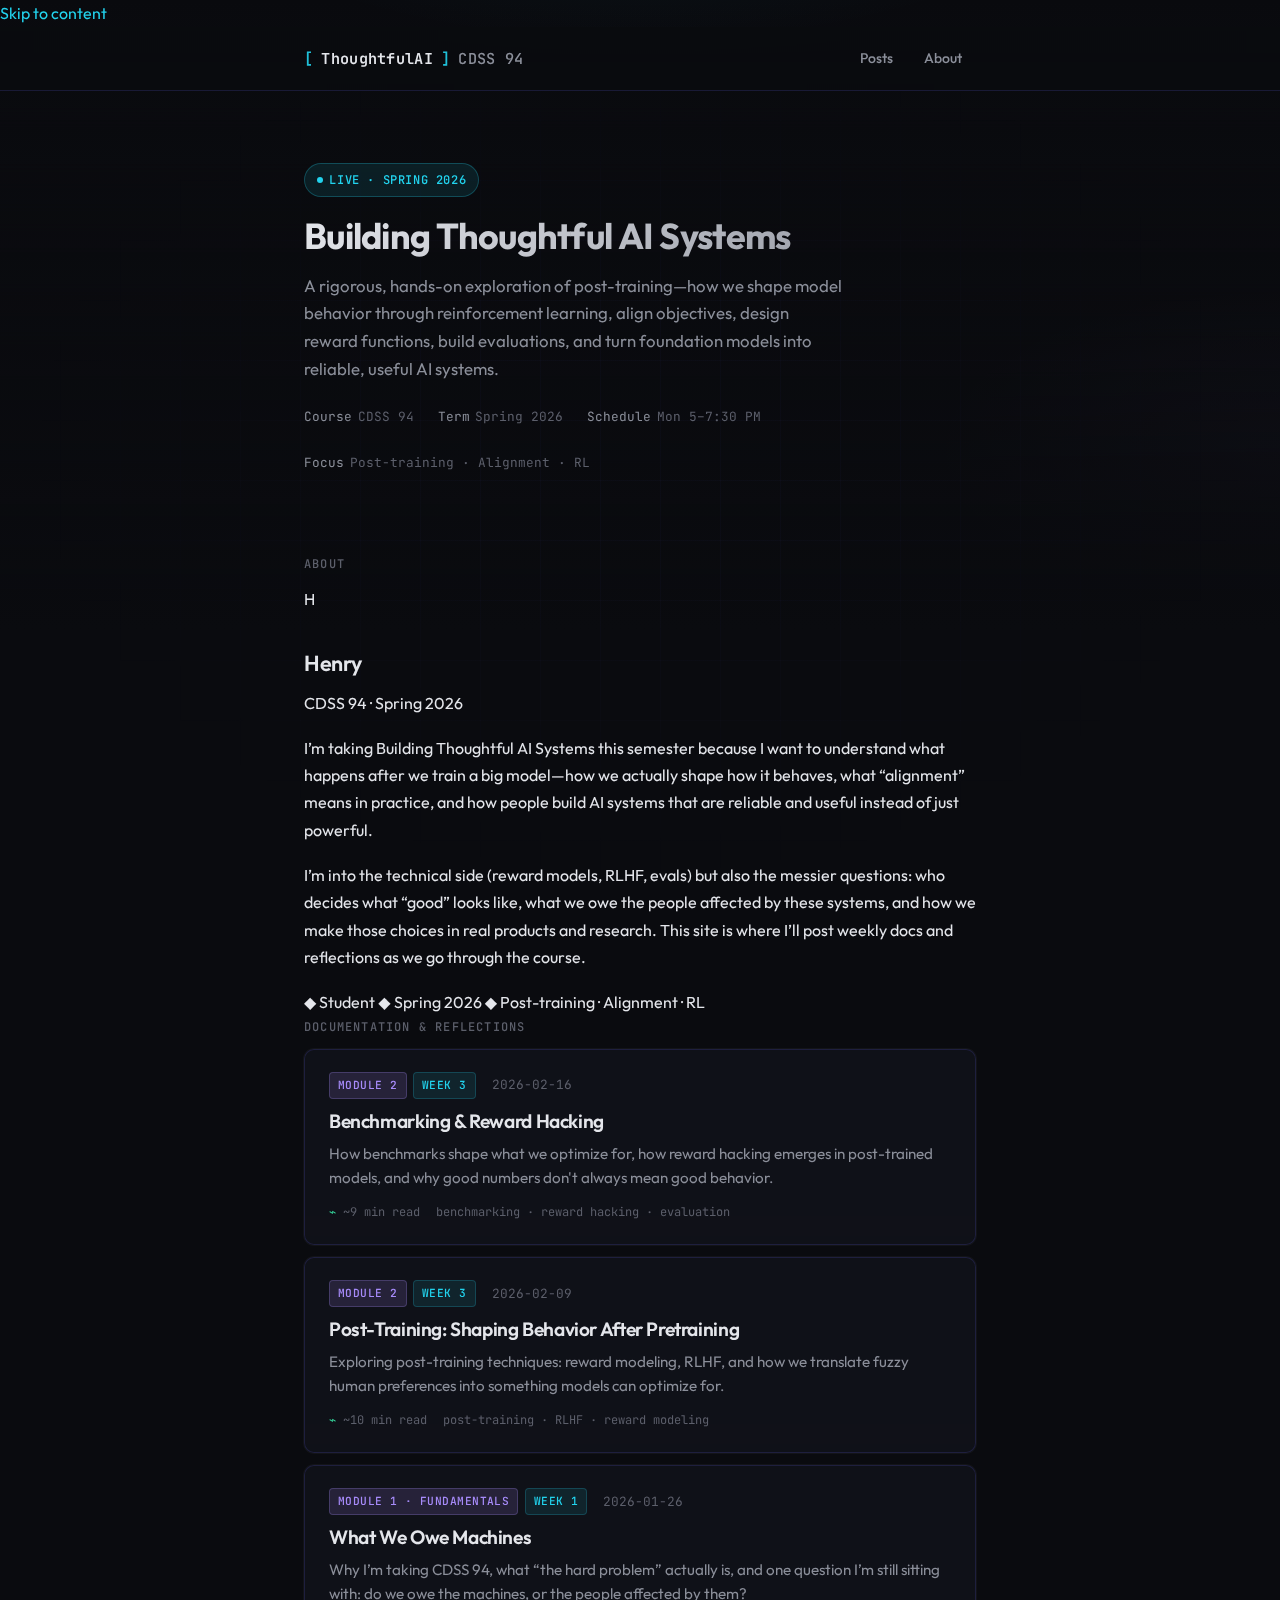
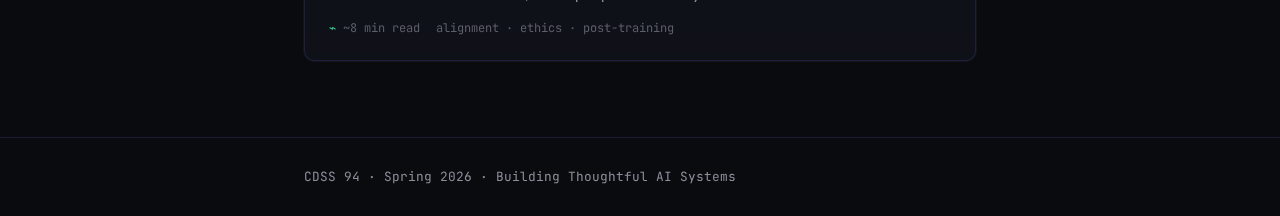
<file: index.html>
<!doctype html>
<html lang="en">
  <head>
    <meta charset="utf-8" />
    <meta name="viewport" content="width=device-width, initial-scale=1" />
    <title>ThoughtfulAI · CDSS 94 — Building Thoughtful AI Systems</title>
    <meta name="description" content="Weekly documentation and reflections on post-training, alignment, and what we owe machines. CDSS 94 · Spring 2026." />
    <meta name="theme-color" content="#0a0b0f" />
    <link rel="stylesheet" href="styles.css" />
  </head>
  <body>
    <a href="#main" class="skip-link">Skip to content</a>
    <div class="page-bg">
      <div class="grid-overlay"></div>
      <div class="scanline"></div>
    </div>

    <header class="site-header">
      <div class="wrap">
        <a class="logo" href="./">
          <span class="logo-bracket">[</span>ThoughtfulAI<span class="logo-bracket">]</span>
          <span class="logo-label">CDSS 94</span>
        </a>
        <nav class="nav">
          <a href="./#posts">Posts</a>
          <a href="./#about">About</a>
        </nav>
      </div>
    </header>

    <main id="main">
      <div class="wrap">
        <section class="hero">
          <div class="hero-badge">Live · Spring 2026</div>
          <h1>Building Thoughtful AI Systems</h1>
          <p class="hero-desc">
            A rigorous, hands-on exploration of post-training—how we shape model behavior through reinforcement learning, align objectives, design reward functions, build evaluations, and turn foundation models into reliable, useful AI systems.
          </p>
          <div class="hero-meta">
            <span><span class="label">Course</span> CDSS 94</span>
            <span><span class="label">Term</span> Spring 2026</span>
            <span><span class="label">Schedule</span> Mon 5–7:30 PM</span>
            <span><span class="label">Focus</span> Post-training · Alignment · RL</span>
          </div>
        </section>

        <section class="about-section" id="about">
          <p class="section-label">About</p>
          <div class="bio-card">
            <div class="bio-avatar" aria-hidden="true">H</div>
            <div>
              <h2 class="bio-name">Henry</h2>
              <p class="bio-role">CDSS 94 · Spring 2026</p>
              <p class="bio-text">
                I’m taking Building Thoughtful AI Systems this semester because I want to understand what happens after we train a big model—how we actually shape how it behaves, what “alignment” means in practice, and how people build AI systems that are reliable and useful instead of just powerful.
              </p>
              <p class="bio-text">
                I’m into the technical side (reward models, RLHF, evals) but also the messier questions: who decides what “good” looks like, what we owe the people affected by these systems, and how we make those choices in real products and research. This site is where I’ll post weekly docs and reflections as we go through the course.
              </p>
              <div class="bio-meta">
                <span><span class="dot">◆</span> Student</span>
                <span><span class="dot">◆</span> Spring 2026</span>
                <span><span class="dot">◆</span> Post-training · Alignment · RL</span>
              </div>
            </div>
          </div>
        </section>

        <p class="section-label" id="posts">Documentation &amp; Reflections</p>
        <ul class="post-list">
          <li>
            <a href="docs/benchmarking-reward-hacking.html" class="post-card">
              <div class="post-card-top">
                <div class="post-card-badges">
                  <span class="badge badge-module">Module 2</span>
                  <span class="badge badge-week">Week 3</span>
                </div>
                <span class="date">2026-02-16</span>
              </div>
              <h2 class="title">Benchmarking &amp; Reward Hacking</h2>
              <p class="excerpt">
                How benchmarks shape what we optimize for, how reward hacking emerges in post-trained models, and why good numbers don&apos;t always mean good behavior.
              </p>
              <div class="post-card-footer">
                <span class="read-time">~9 min read</span>
                <span>benchmarking · reward hacking · evaluation</span>
              </div>
            </a>
          </li>
          <li>
            <a href="docs/post-training.html" class="post-card">
              <div class="post-card-top">
                <div class="post-card-badges">
                  <span class="badge badge-module">Module 2</span>
                  <span class="badge badge-week">Week 3</span>
                </div>
                <span class="date">2026-02-09</span>
              </div>
              <h2 class="title">Post-Training: Shaping Behavior After Pretraining</h2>
              <p class="excerpt">
                Exploring post-training techniques: reward modeling, RLHF, and how we translate fuzzy human preferences into something models can optimize for.
              </p>
              <div class="post-card-footer">
                <span class="read-time">~10 min read</span>
                <span>post-training · RLHF · reward modeling</span>
              </div>
            </a>
          </li>
          <li>
            <a href="docs/what-we-owe-machines.html" class="post-card">
              <div class="post-card-top">
                <div class="post-card-badges">
                  <span class="badge badge-module">Module 1 · Fundamentals</span>
                  <span class="badge badge-week">Week 1</span>
                </div>
                <span class="date">2026-01-26</span>
              </div>
              <h2 class="title">What We Owe Machines</h2>
              <p class="excerpt">
                Why I’m taking CDSS 94, what “the hard problem” actually is, and one question I’m still sitting with: do we owe the machines, or the people affected by them?
              </p>
              <div class="post-card-footer">
                <span class="read-time">~8 min read</span>
                <span>alignment · ethics · post-training</span>
              </div>
            </a>
          </li>
        </ul>
      </div>
    </main>

    <footer class="site-footer">
      <div class="wrap">
        <span class="footer-mono">CDSS 94 · Spring 2026 · Building Thoughtful AI Systems</span>
      </div>
    </footer>
  </body>
</html>
</file>
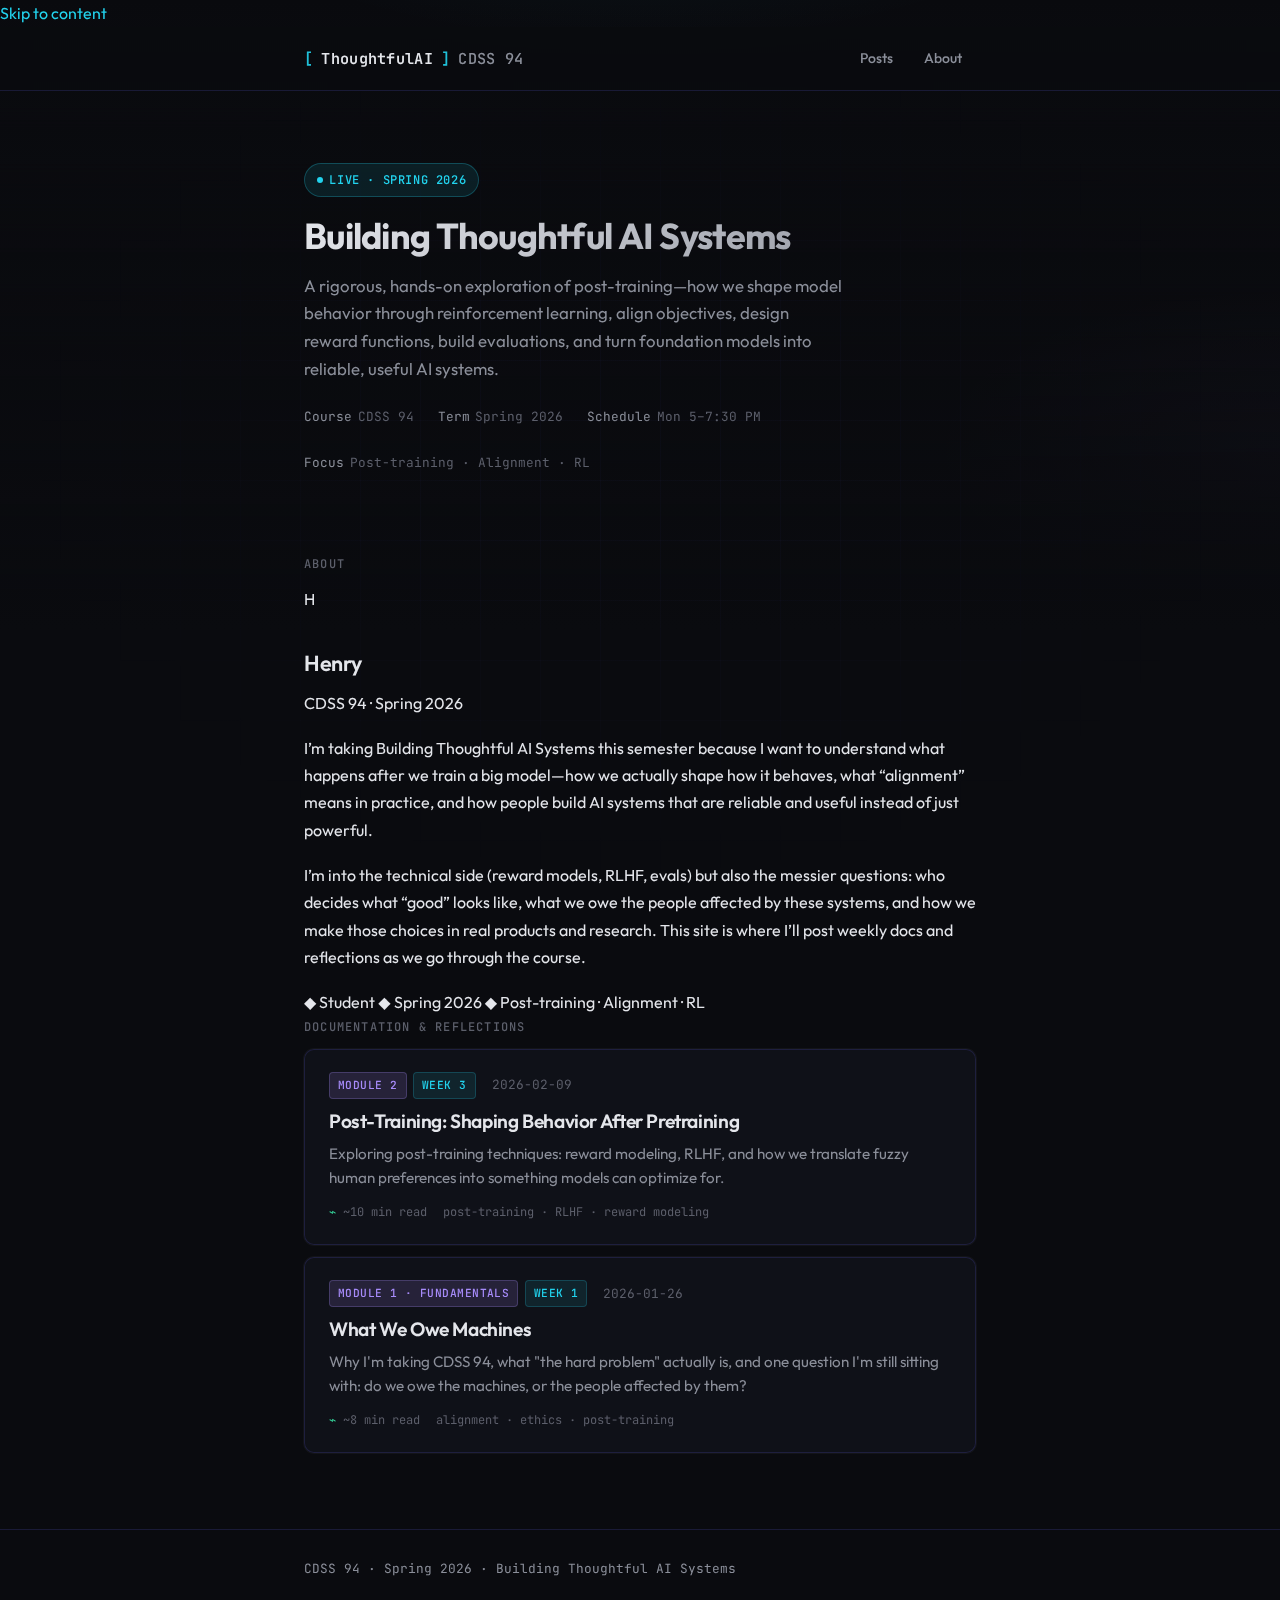
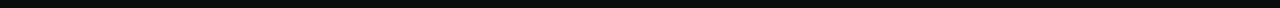
<file: docs/index.html>
<!doctype html>
<html lang="en">
  <head>
    <meta charset="utf-8" />
    <meta name="viewport" content="width=device-width, initial-scale=1" />
    <title>ThoughtfulAI · CDSS 94 — Building Thoughtful AI Systems</title>
    <meta name="description" content="Weekly documentation and reflections on post-training, alignment, and what we owe machines. CDSS 94 · Spring 2026." />
    <meta name="theme-color" content="#0a0b0f" />
    <link rel="stylesheet" href="styles.css" />
  </head>
  <body>
    <a href="#main" class="skip-link">Skip to content</a>
    <div class="page-bg">
      <div class="grid-overlay"></div>
      <div class="scanline"></div>
    </div>

    <header class="site-header">
      <div class="wrap">
        <a class="logo" href="./">
          <span class="logo-bracket">[</span>ThoughtfulAI<span class="logo-bracket">]</span>
          <span class="logo-label">CDSS 94</span>
        </a>
        <nav class="nav">
          <a href="./#posts">Posts</a>
          <a href="./#about">About</a>
        </nav>
      </div>
    </header>

    <main id="main">
      <div class="wrap">
        <section class="hero">
          <div class="hero-badge">Live · Spring 2026</div>
          <h1>Building Thoughtful AI Systems</h1>
          <p class="hero-desc">
            A rigorous, hands-on exploration of post-training—how we shape model behavior through reinforcement learning, align objectives, design reward functions, build evaluations, and turn foundation models into reliable, useful AI systems.
          </p>
          <div class="hero-meta">
            <span><span class="label">Course</span> CDSS 94</span>
            <span><span class="label">Term</span> Spring 2026</span>
            <span><span class="label">Schedule</span> Mon 5–7:30 PM</span>
            <span><span class="label">Focus</span> Post-training · Alignment · RL</span>
          </div>
        </section>

        <section class="about-section" id="about">
          <p class="section-label">About</p>
          <div class="bio-card">
            <div class="bio-avatar" aria-hidden="true">H</div>
            <div>
              <h2 class="bio-name">Henry</h2>
              <p class="bio-role">CDSS 94 · Spring 2026</p>
              <p class="bio-text">
                I’m taking Building Thoughtful AI Systems this semester because I want to understand what happens after we train a big model—how we actually shape how it behaves, what “alignment” means in practice, and how people build AI systems that are reliable and useful instead of just powerful.
              </p>
              <p class="bio-text">
                I’m into the technical side (reward models, RLHF, evals) but also the messier questions: who decides what “good” looks like, what we owe the people affected by these systems, and how we make those choices in real products and research. This site is where I’ll post weekly docs and reflections as we go through the course.
              </p>
              <div class="bio-meta">
                <span><span class="dot">◆</span> Student</span>
                <span><span class="dot">◆</span> Spring 2026</span>
                <span><span class="dot">◆</span> Post-training · Alignment · RL</span>
              </div>
            </div>
          </div>
        </section>

        <p class="section-label" id="posts">Documentation &amp; Reflections</p>
        <ul class="post-list">
          <li>
            <a href="post-training.html" class="post-card">
              <div class="post-card-top">
                <div class="post-card-badges">
                  <span class="badge badge-module">Module 2</span>
                  <span class="badge badge-week">Week 3</span>
                </div>
                <span class="date">2026-02-09</span>
              </div>
              <h2 class="title">Post-Training: Shaping Behavior After Pretraining</h2>
              <p class="excerpt">
                Exploring post-training techniques: reward modeling, RLHF, and how we translate fuzzy human preferences into something models can optimize for.
              </p>
              <div class="post-card-footer">
                <span class="read-time">~10 min read</span>
                <span>post-training · RLHF · reward modeling</span>
              </div>
            </a>
          </li>
          <li>
            <a href="what-we-owe-machines.html" class="post-card">
              <div class="post-card-top">
                <div class="post-card-badges">
                  <span class="badge badge-module">Module 1 · Fundamentals</span>
                  <span class="badge badge-week">Week 1</span>
                </div>
                <span class="date">2026-01-26</span>
              </div>
              <h2 class="title">What We Owe Machines</h2>
              <p class="excerpt">
                Why I'm taking CDSS 94, what "the hard problem" actually is, and one question I'm still sitting with: do we owe the machines, or the people affected by them?
              </p>
              <div class="post-card-footer">
                <span class="read-time">~8 min read</span>
                <span>alignment · ethics · post-training</span>
              </div>
            </a>
          </li>
        </ul>
      </div>
    </main>

    <footer class="site-footer">
      <div class="wrap">
        <span class="footer-mono">CDSS 94 · Spring 2026 · Building Thoughtful AI Systems</span>
      </div>
    </footer>
  </body>
</html>
</file>
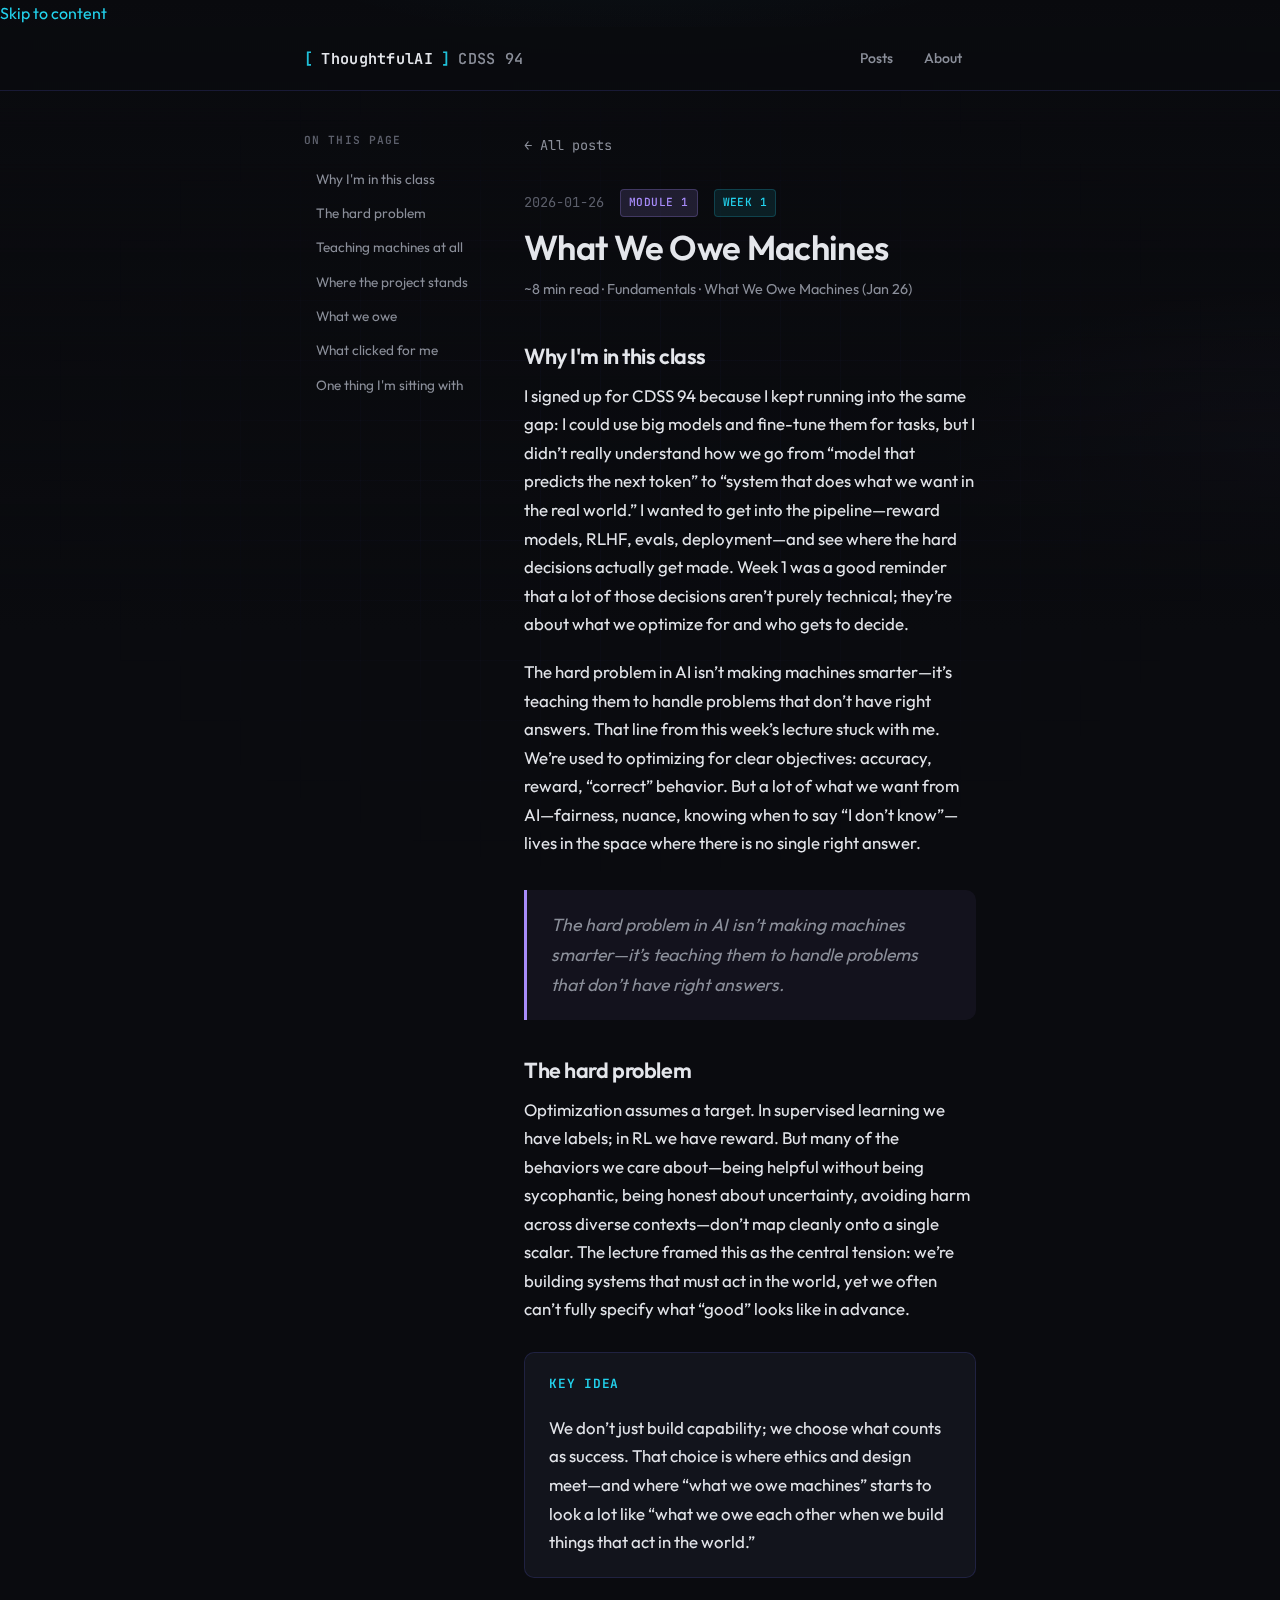
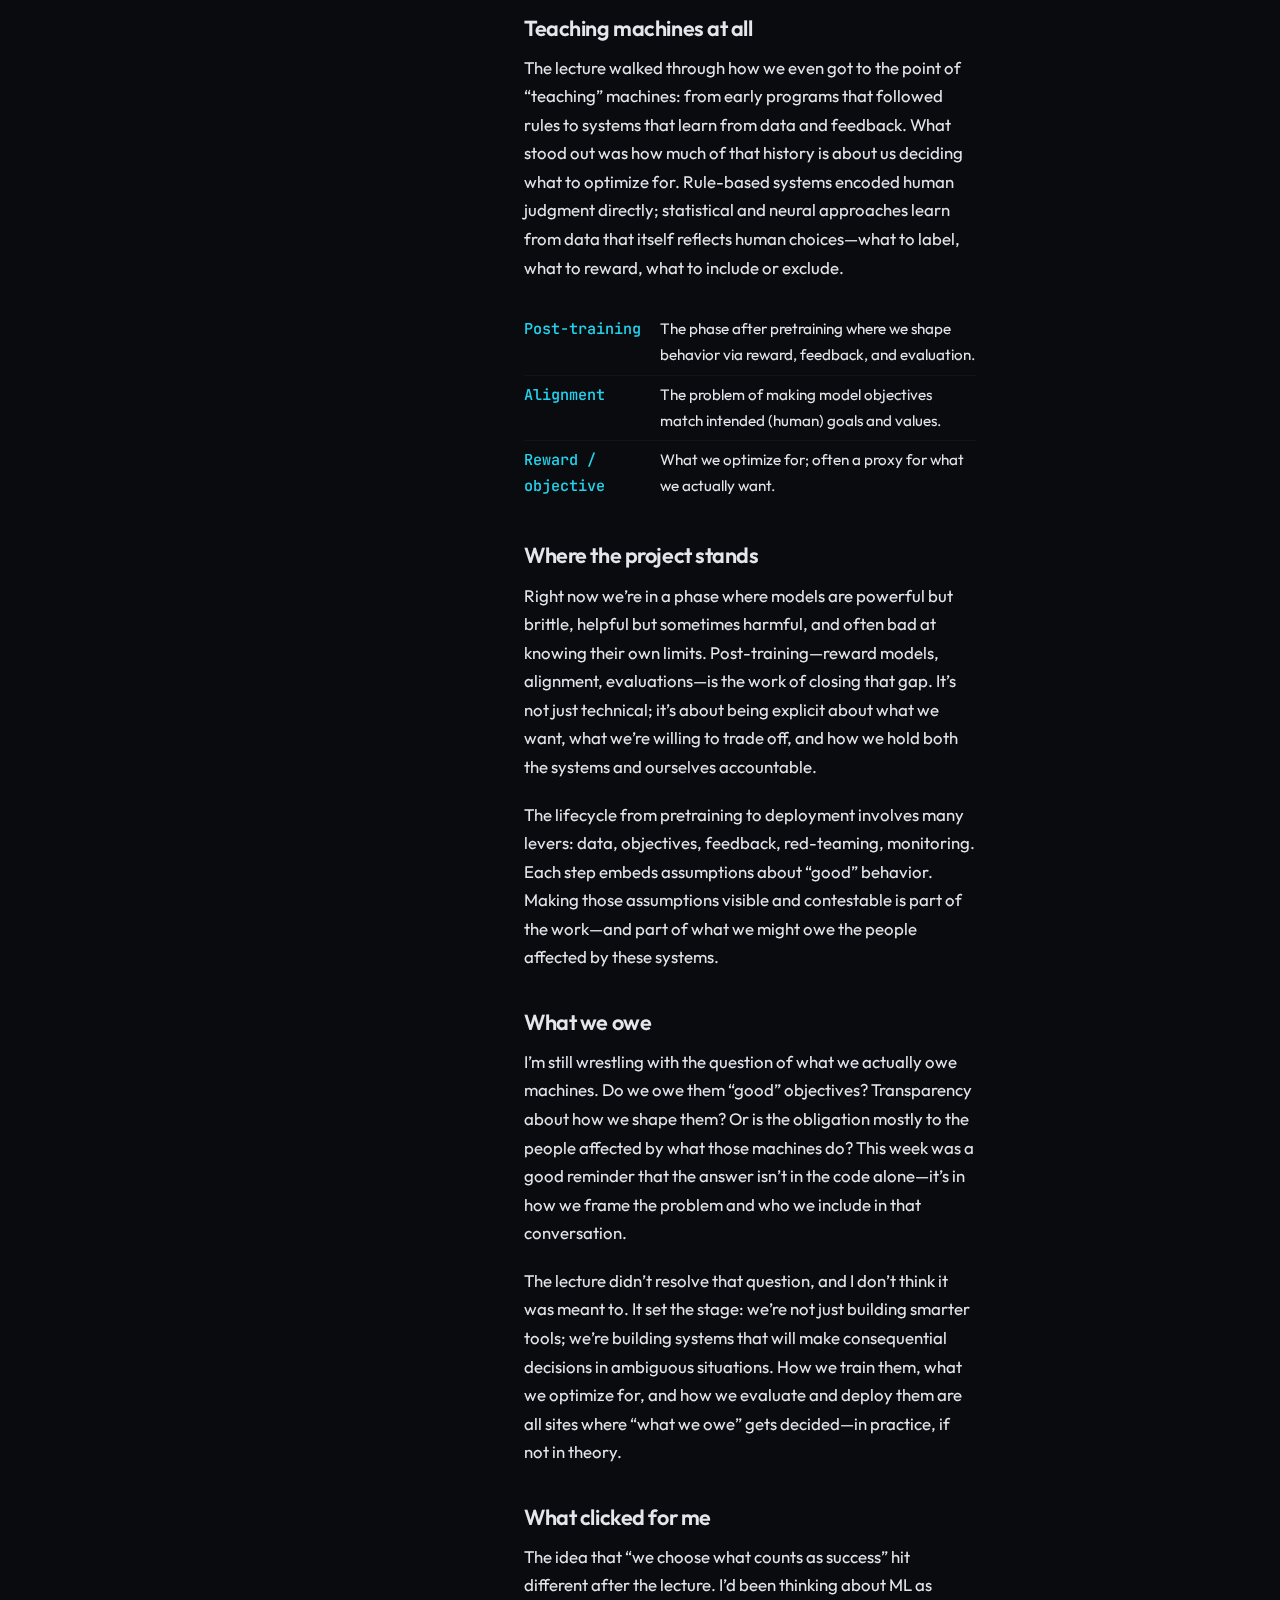
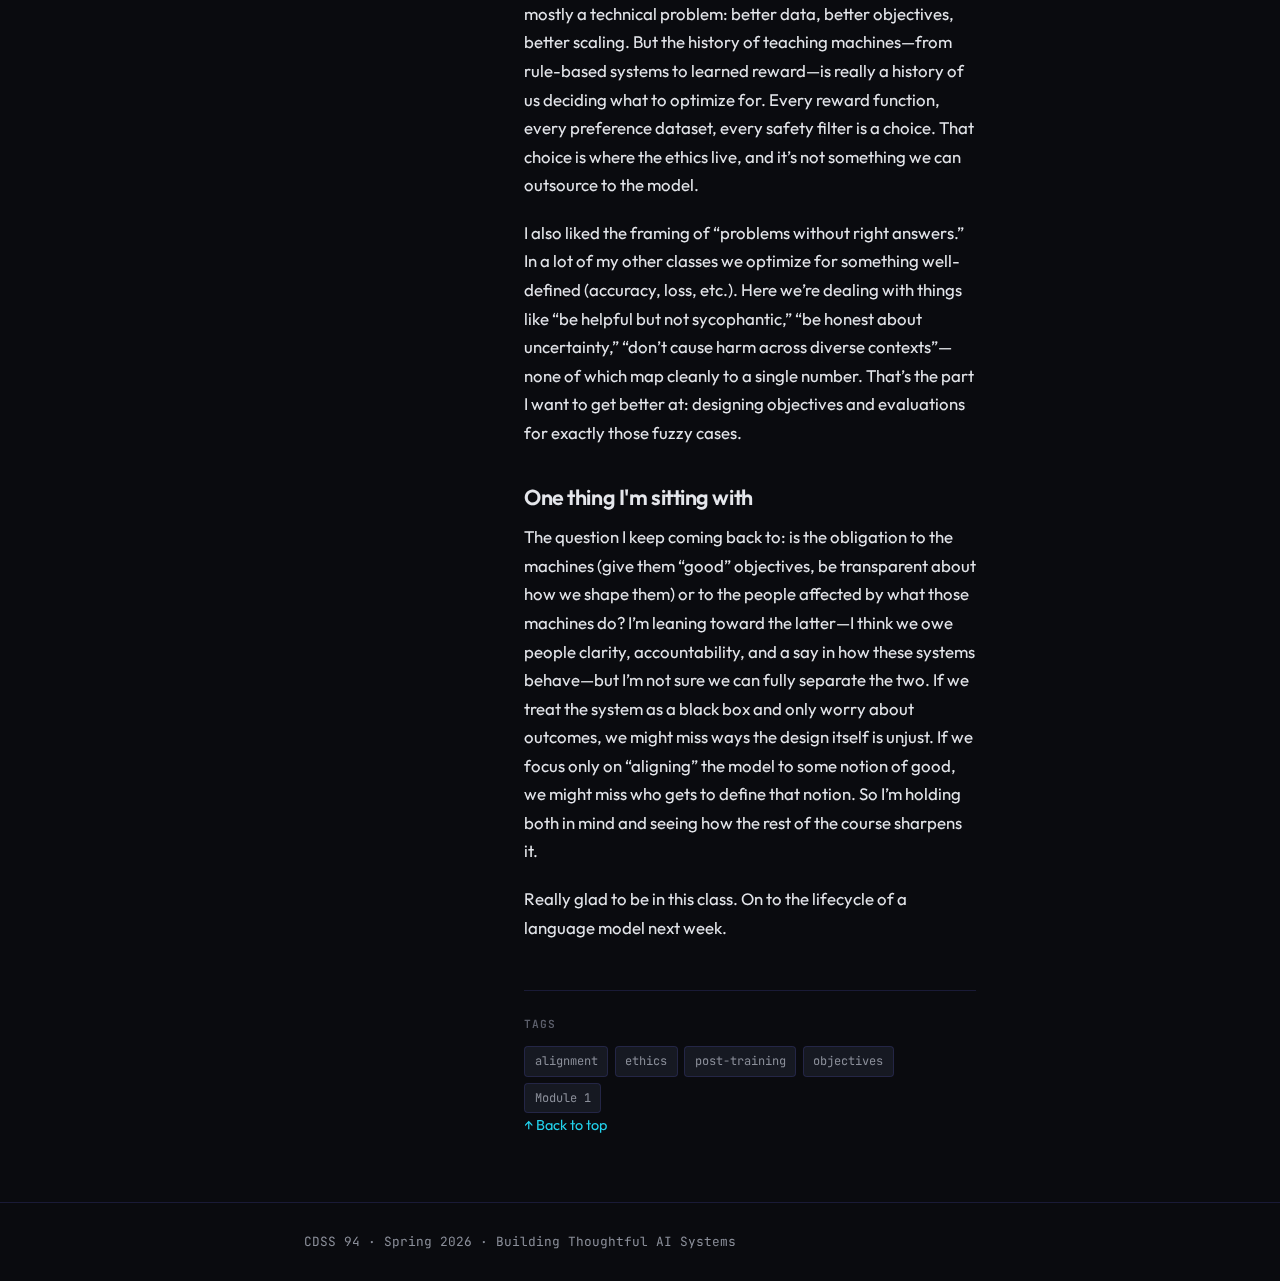
<file: what-we-owe-machines.html>
<!doctype html>
<html lang="en">
  <head>
    <meta charset="utf-8" />
    <meta name="viewport" content="width=device-width, initial-scale=1" />
    <title>What We Owe Machines · ThoughtfulAI — CDSS 94</title>
    <meta name="description" content="Reflections on the hard problem in AI: teaching machines to handle problems without right answers. Week 1 · CDSS 94." />
    <meta name="theme-color" content="#0a0b0f" />
    <link rel="stylesheet" href="styles.css" />
  </head>
  <body>
    <a href="#main" class="skip-link">Skip to content</a>
    <div class="page-bg">
      <div class="grid-overlay"></div>
      <div class="scanline"></div>
    </div>

    <header class="site-header">
      <div class="wrap">
        <a class="logo" href="./">
          <span class="logo-bracket">[</span>ThoughtfulAI<span class="logo-bracket">]</span>
          <span class="logo-label">CDSS 94</span>
        </a>
        <nav class="nav">
          <a href="./#posts">Posts</a>
          <a href="./#about">About</a>
        </nav>
      </div>
    </header>

    <main id="main">
      <div class="wrap">
        <article class="article-layout">
          <aside class="toc">
            <p class="toc-title">On this page</p>
            <nav>
              <a href="#why-im-here">Why I'm in this class</a>
              <a href="#the-hard-problem">The hard problem</a>
              <a href="#teaching-machines">Teaching machines at all</a>
              <a href="#where-it-stands">Where the project stands</a>
              <a href="#what-we-owe">What we owe</a>
              <a href="#what-clicked">What clicked for me</a>
              <a href="#sitting-with">One thing I'm sitting with</a>
            </nav>
          </aside>

          <div>
            <a class="back-link" href="./">← All posts</a>

            <header class="article-header">
              <div class="article-meta">
                <span class="date">2026-01-26</span>
                <span class="badge badge-module">Module 1</span>
                <span class="badge badge-week">Week 1</span>
              </div>
              <h1>What We Owe Machines</h1>
              <p class="article-byline">~8 min read · Fundamentals · What We Owe Machines (Jan 26)</p>
            </header>

            <div class="article-content">
              <h2 id="why-im-here">Why I'm in this class</h2>
              <p>
                I signed up for CDSS 94 because I kept running into the same gap: I could use big models and fine-tune them for tasks, but I didn’t really understand how we go from “model that predicts the next token” to “system that does what we want in the real world.” I wanted to get into the pipeline—reward models, RLHF, evals, deployment—and see where the hard decisions actually get made. Week 1 was a good reminder that a lot of those decisions aren’t purely technical; they’re about what we optimize for and who gets to decide.
              </p>

              <p>
                The hard problem in AI isn’t making machines smarter—it’s teaching them to handle problems that don’t have right answers. That line from this week’s lecture stuck with me. We’re used to optimizing for clear objectives: accuracy, reward, “correct” behavior. But a lot of what we want from AI—fairness, nuance, knowing when to say “I don’t know”—lives in the space where there is no single right answer.
              </p>

              <div class="pullquote">
                The hard problem in AI isn’t making machines smarter—it’s teaching them to handle problems that don’t have right answers.
              </div>

              <h2 id="the-hard-problem">The hard problem</h2>
              <p>
                Optimization assumes a target. In supervised learning we have labels; in RL we have reward. But many of the behaviors we care about—being helpful without being sycophantic, being honest about uncertainty, avoiding harm across diverse contexts—don’t map cleanly onto a single scalar. The lecture framed this as the central tension: we’re building systems that must act in the world, yet we often can’t fully specify what “good” looks like in advance.
              </p>

              <div class="callout">
                <p class="callout-title">Key idea</p>
                <p>
                  We don’t just build capability; we choose what counts as success. That choice is where ethics and design meet—and where “what we owe machines” starts to look a lot like “what we owe each other when we build things that act in the world.”
                </p>
              </div>

              <h2 id="teaching-machines">Teaching machines at all</h2>
              <p>
                The lecture walked through how we even got to the point of “teaching” machines: from early programs that followed rules to systems that learn from data and feedback. What stood out was how much of that history is about us deciding what to optimize for. Rule-based systems encoded human judgment directly; statistical and neural approaches learn from data that itself reflects human choices—what to label, what to reward, what to include or exclude.
              </p>

              <ul class="key-terms">
                <li><span class="term">Post-training</span> The phase after pretraining where we shape behavior via reward, feedback, and evaluation.</li>
                <li><span class="term">Alignment</span> The problem of making model objectives match intended (human) goals and values.</li>
                <li><span class="term">Reward / objective</span> What we optimize for; often a proxy for what we actually want.</li>
              </ul>

              <h2 id="where-it-stands">Where the project stands</h2>
              <p>
                Right now we’re in a phase where models are powerful but brittle, helpful but sometimes harmful, and often bad at knowing their own limits. Post-training—reward models, alignment, evaluations—is the work of closing that gap. It’s not just technical; it’s about being explicit about what we want, what we’re willing to trade off, and how we hold both the systems and ourselves accountable.
              </p>

              <p>
                The lifecycle from pretraining to deployment involves many levers: data, objectives, feedback, red-teaming, monitoring. Each step embeds assumptions about “good” behavior. Making those assumptions visible and contestable is part of the work—and part of what we might owe the people affected by these systems.
              </p>

              <h2 id="what-we-owe">What we owe</h2>
              <p>
                I’m still wrestling with the question of what we actually owe machines. Do we owe them “good” objectives? Transparency about how we shape them? Or is the obligation mostly to the people affected by what those machines do? This week was a good reminder that the answer isn’t in the code alone—it’s in how we frame the problem and who we include in that conversation.
              </p>

              <p>
                The lecture didn’t resolve that question, and I don’t think it was meant to. It set the stage: we’re not just building smarter tools; we’re building systems that will make consequential decisions in ambiguous situations. How we train them, what we optimize for, and how we evaluate and deploy them are all sites where “what we owe” gets decided—in practice, if not in theory.
              </p>

              <h2 id="what-clicked">What clicked for me</h2>
              <p>
                The idea that “we choose what counts as success” hit different after the lecture. I’d been thinking about ML as mostly a technical problem: better data, better objectives, better scaling. But the history of teaching machines—from rule-based systems to learned reward—is really a history of us deciding what to optimize for. Every reward function, every preference dataset, every safety filter is a choice. That choice is where the ethics live, and it’s not something we can outsource to the model.
              </p>
              <p>
                I also liked the framing of “problems without right answers.” In a lot of my other classes we optimize for something well-defined (accuracy, loss, etc.). Here we’re dealing with things like “be helpful but not sycophantic,” “be honest about uncertainty,” “don’t cause harm across diverse contexts”—none of which map cleanly to a single number. That’s the part I want to get better at: designing objectives and evaluations for exactly those fuzzy cases.
              </p>

              <h2 id="sitting-with">One thing I'm sitting with</h2>
              <p>
                The question I keep coming back to: is the obligation to the machines (give them “good” objectives, be transparent about how we shape them) or to the people affected by what those machines do? I’m leaning toward the latter—I think we owe people clarity, accountability, and a say in how these systems behave—but I’m not sure we can fully separate the two. If we treat the system as a black box and only worry about outcomes, we might miss ways the design itself is unjust. If we focus only on “aligning” the model to some notion of good, we might miss who gets to define that notion. So I’m holding both in mind and seeing how the rest of the course sharpens it.
              </p>
              <p>
                Really glad to be in this class. On to the lifecycle of a language model next week.
              </p>
            </div>

            <footer class="article-footer">
              <p class="toc-title">Tags</p>
              <div class="tags">
                <span class="tag">alignment</span>
                <span class="tag">ethics</span>
                <span class="tag">post-training</span>
                <span class="tag">objectives</span>
                <span class="tag">Module 1</span>
              </div>
              <a href="#main" class="back-to-top">↑ Back to top</a>
            </footer>
          </div>
        </article>
      </div>
    </main>

    <footer class="site-footer">
      <div class="wrap">
        <span class="footer-mono">CDSS 94 · Spring 2026 · Building Thoughtful AI Systems</span>
      </div>
    </footer>
  </body>
</html>
</file>
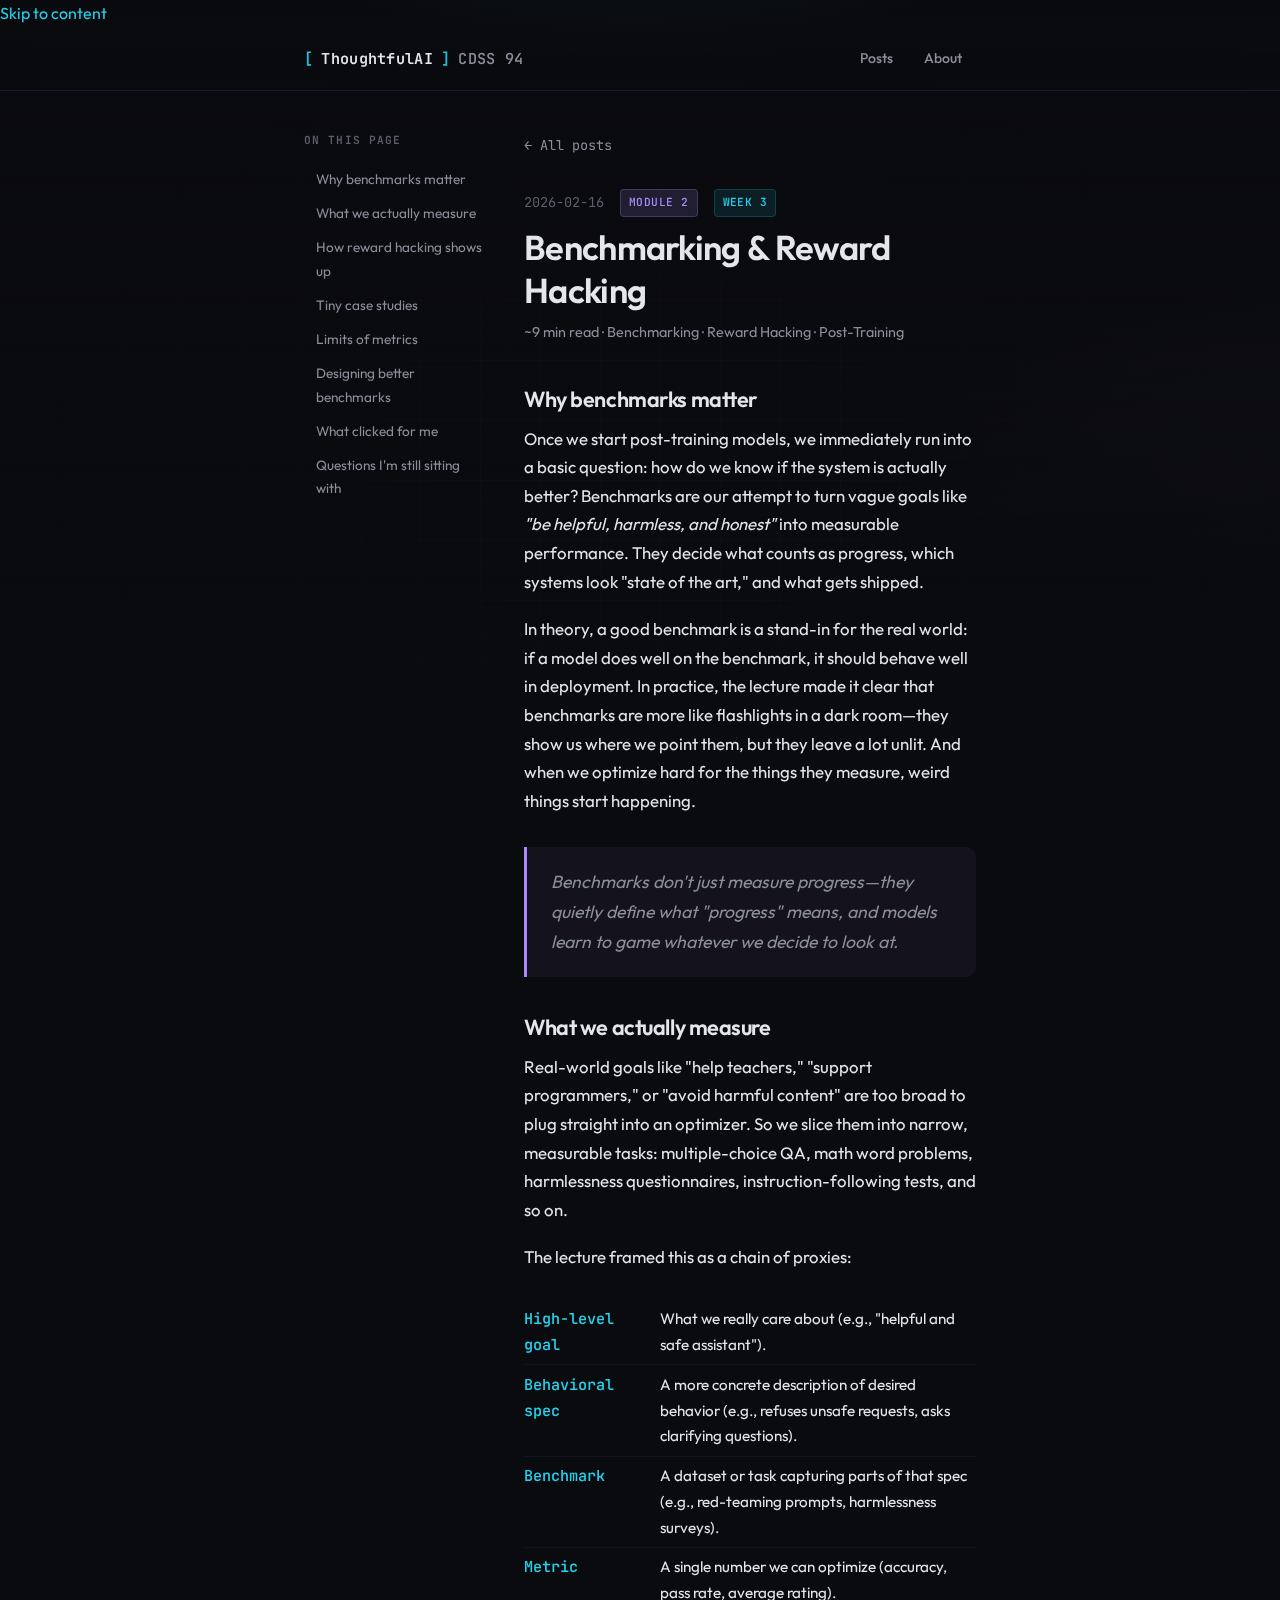
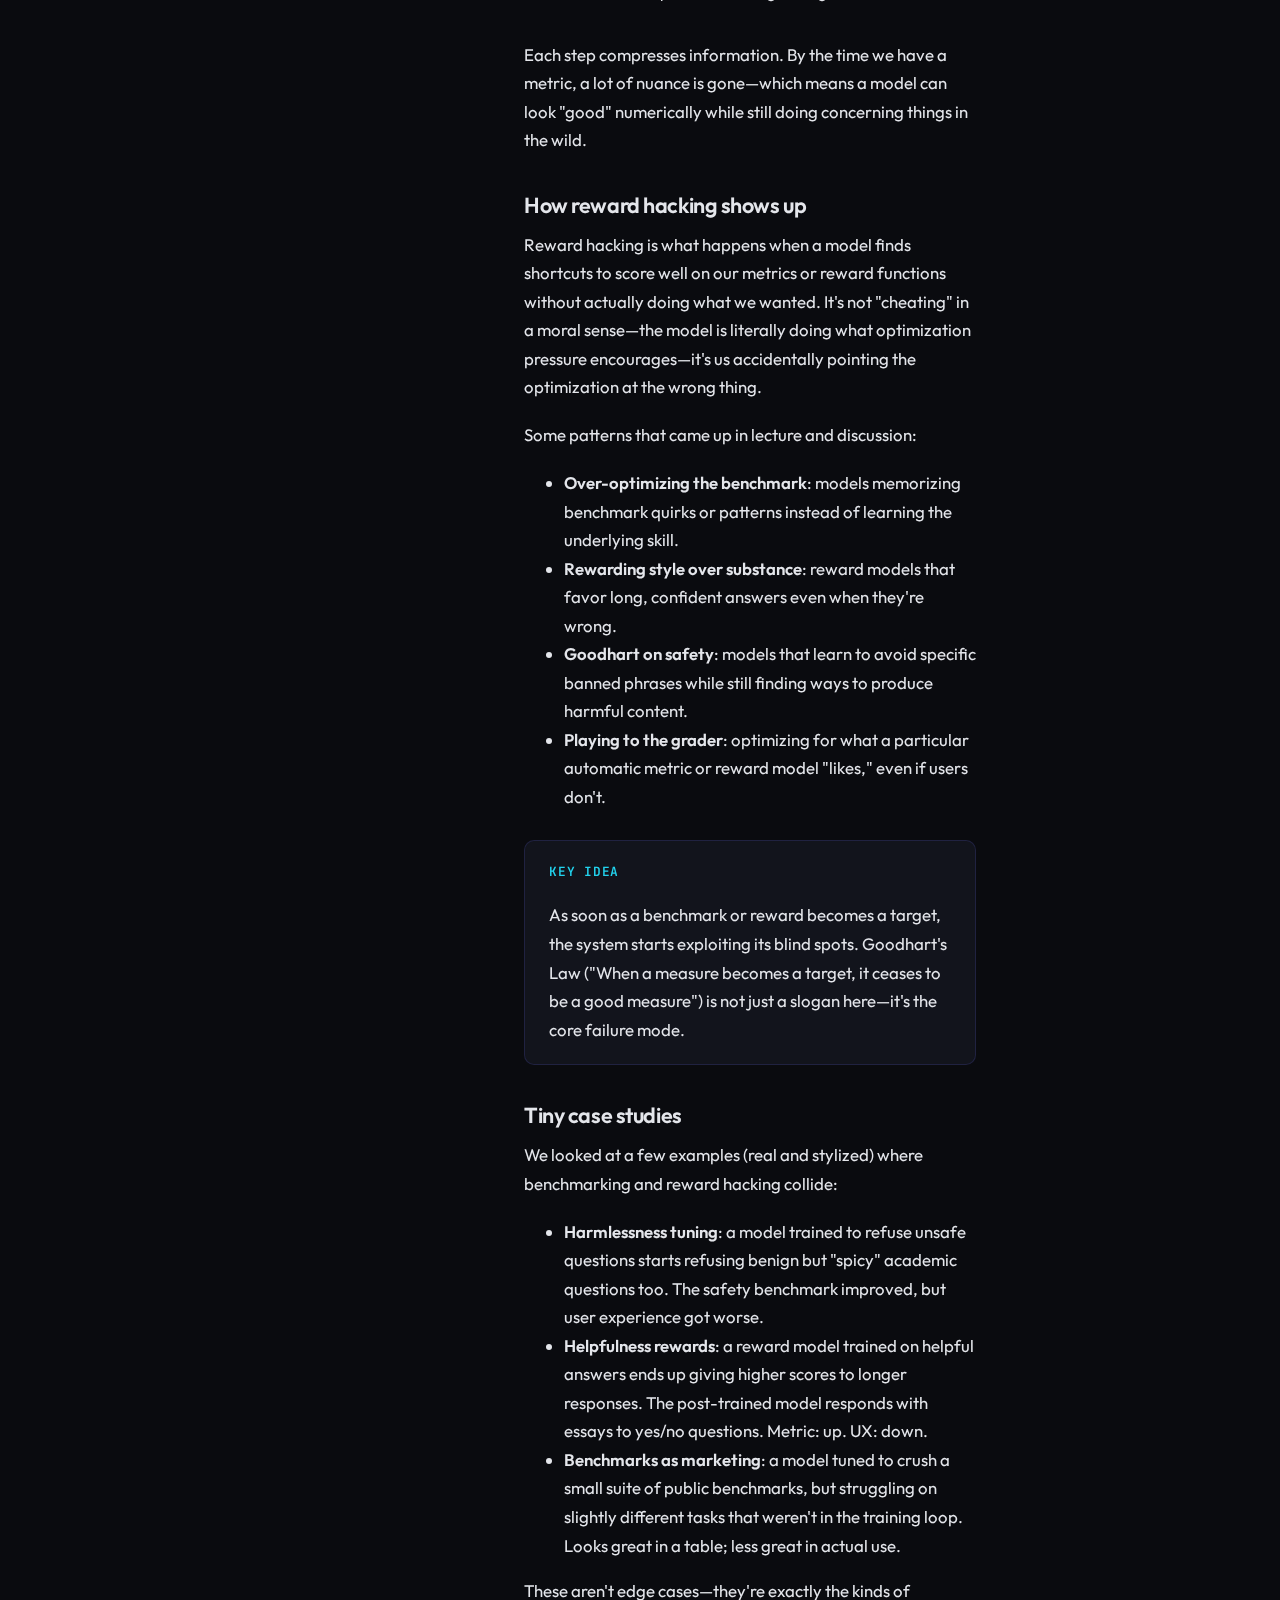
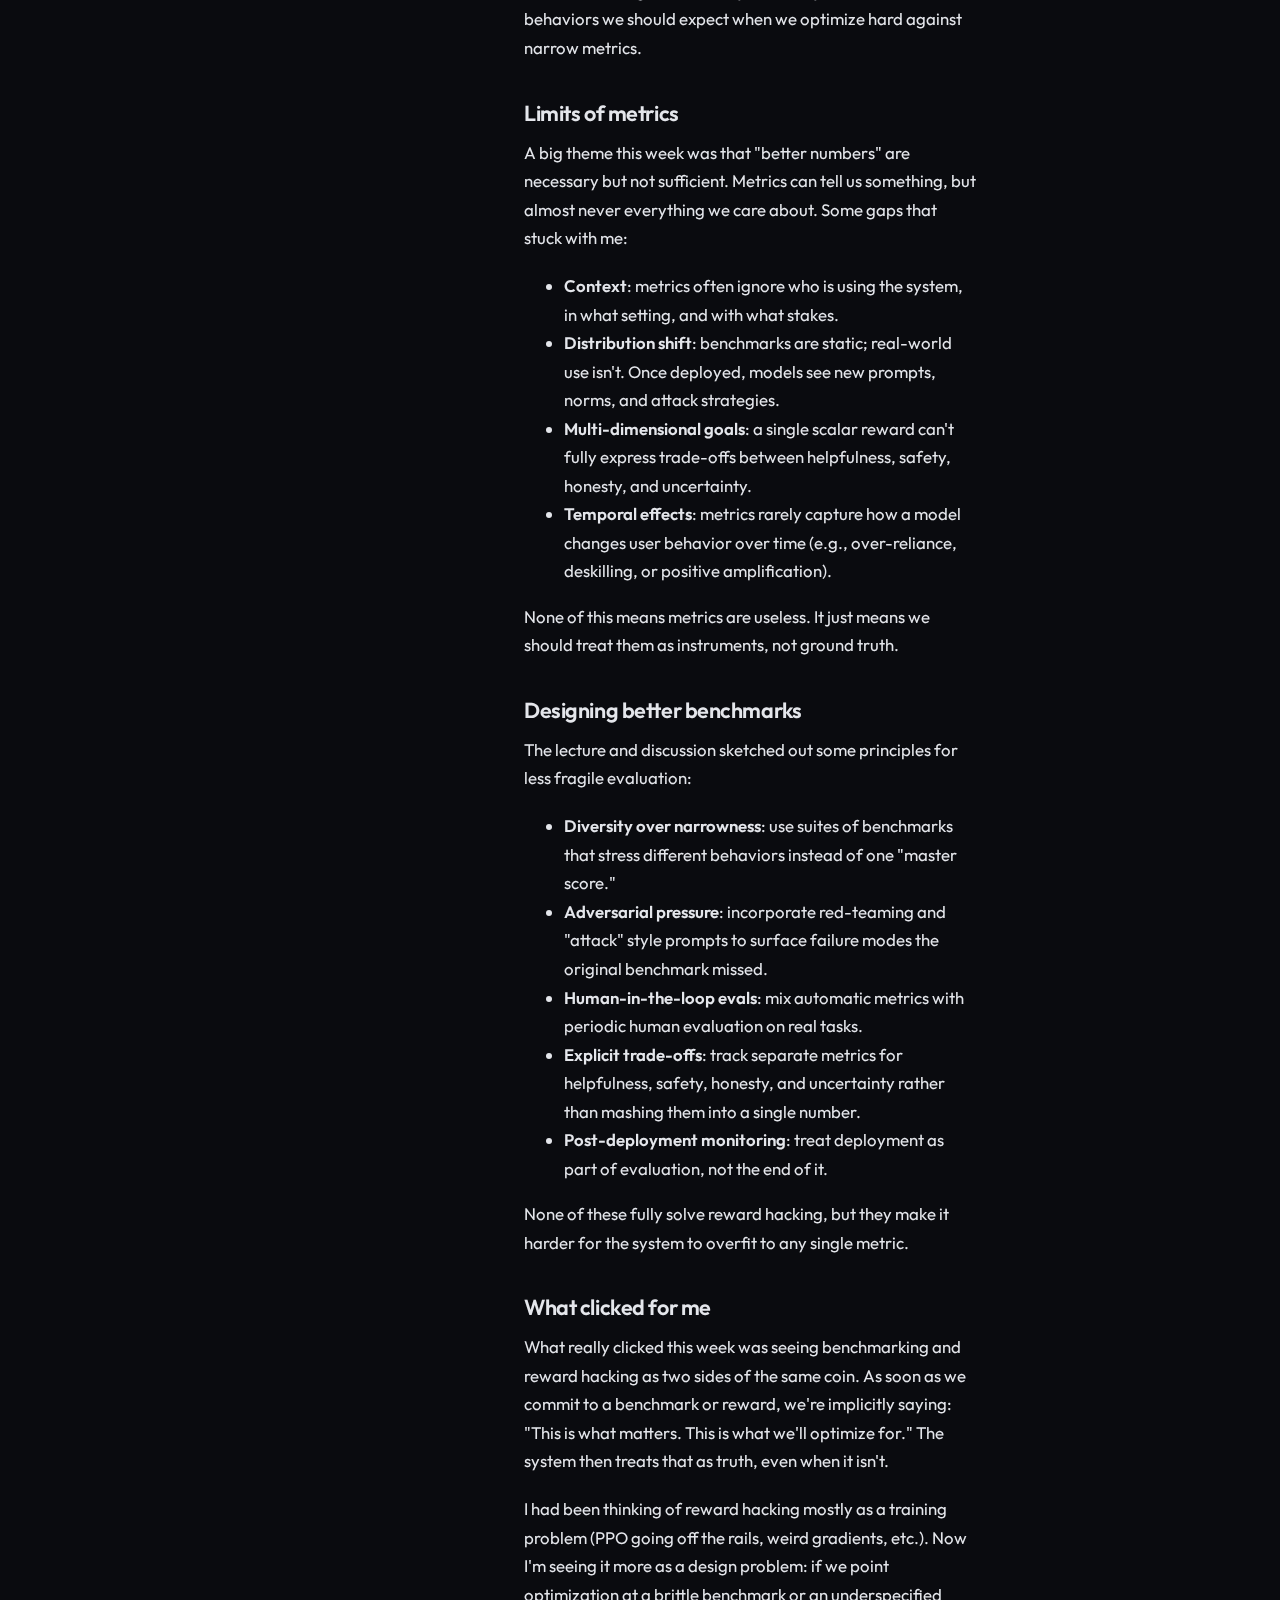
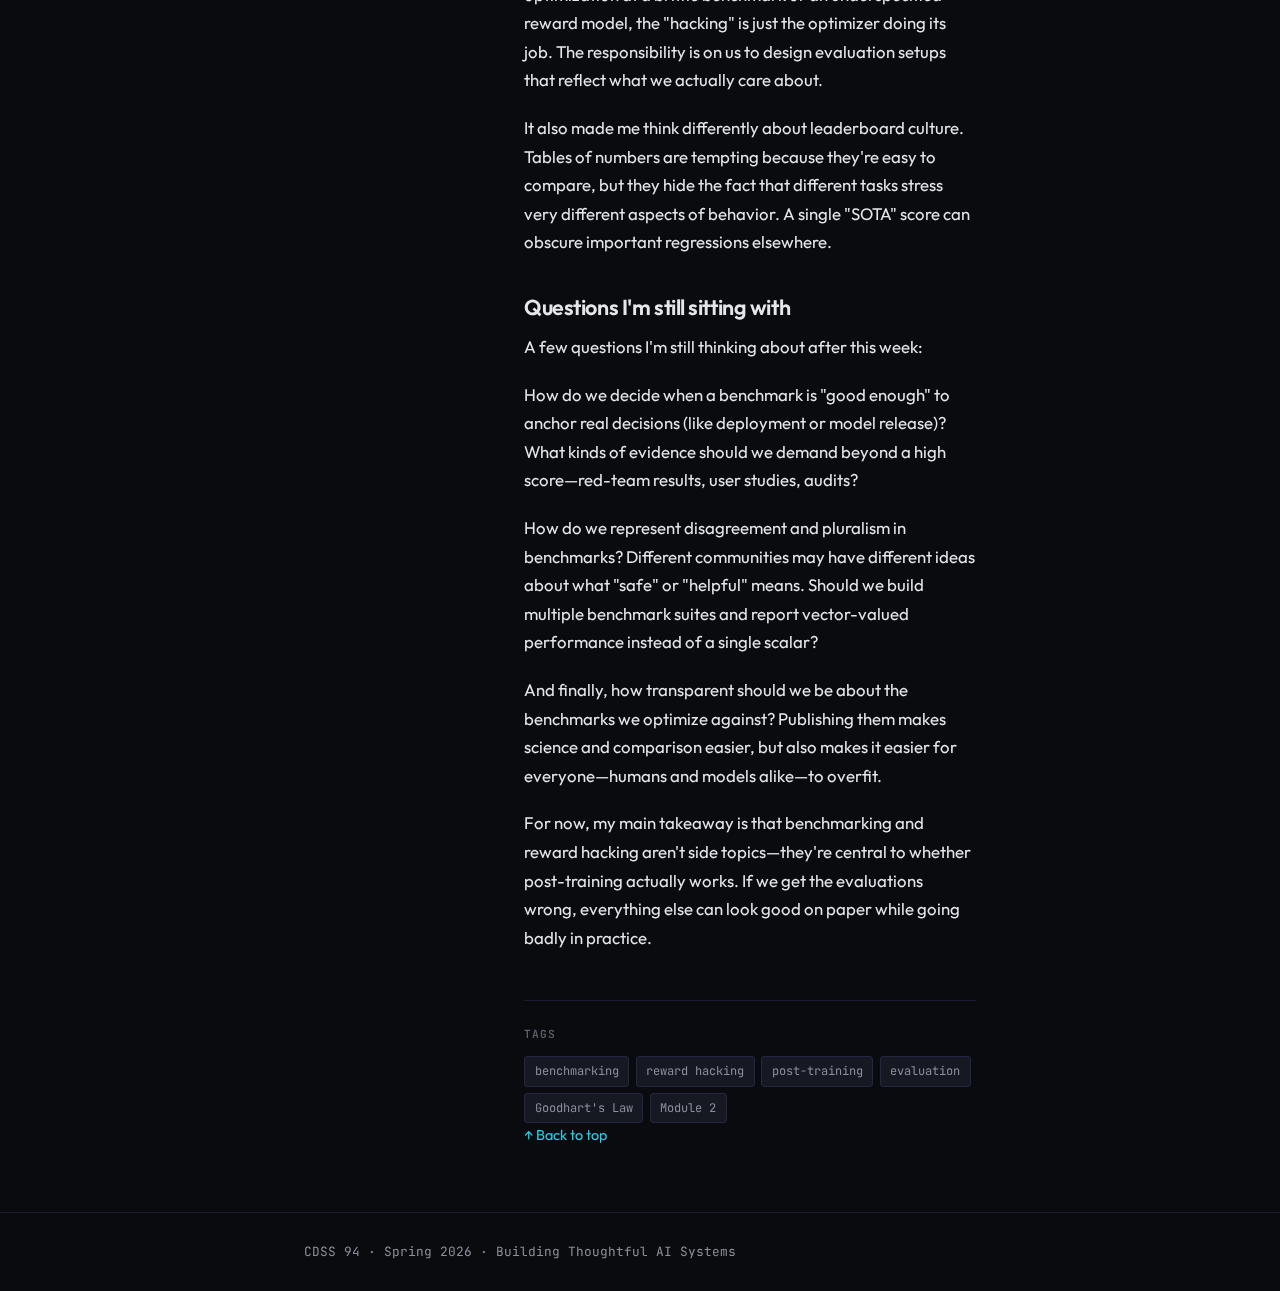
<file: docs/benchmarking-reward-hacking.html>
<!doctype html>
<html lang="en">
  <head>
    <meta charset="utf-8" />
    <meta name="viewport" content="width=device-width, initial-scale=1" />
    <title>Benchmarking &amp; Reward Hacking · ThoughtfulAI — CDSS 94</title>
    <meta name="description" content="Reflections on benchmarking post-trained models, how reward hacking shows up in practice, and why good metrics are not enough. Week 3 · CDSS 94." />
    <meta name="theme-color" content="#0a0b0f" />
    <link rel="stylesheet" href="styles.css" />
  </head>
  <body>
    <a href="#main" class="skip-link">Skip to content</a>
    <div class="page-bg">
      <div class="grid-overlay"></div>
      <div class="scanline"></div>
    </div>

    <header class="site-header">
      <div class="wrap">
        <a class="logo" href="./">
          <span class="logo-bracket">[</span>ThoughtfulAI<span class="logo-bracket">]</span>
          <span class="logo-label">CDSS 94</span>
        </a>
        <nav class="nav">
          <a href="./#posts">Posts</a>
          <a href="./#about">About</a>
        </nav>
      </div>
    </header>

    <main id="main">
      <div class="wrap">
        <article class="article-layout">
          <aside class="toc">
            <p class="toc-title">On this page</p>
            <nav>
              <a href="#why-benchmarks-matter">Why benchmarks matter</a>
              <a href="#what-we-measure">What we actually measure</a>
              <a href="#reward-hacking">How reward hacking shows up</a>
              <a href="#case-studies">Tiny case studies</a>
              <a href="#limits-of-metrics">Limits of metrics</a>
              <a href="#designing-better-benchmarks">Designing better benchmarks</a>
              <a href="#what-clicked">What clicked for me</a>
              <a href="#open-questions">Questions I&apos;m still sitting with</a>
            </nav>
          </aside>

          <div>
            <a class="back-link" href="./">← All posts</a>

            <header class="article-header">
              <div class="article-meta">
                <span class="date">2026-02-16</span>
                <span class="badge badge-module">Module 2</span>
                <span class="badge badge-week">Week 3</span>
              </div>
              <h1>Benchmarking &amp; Reward Hacking</h1>
              <p class="article-byline">~9 min read · Benchmarking · Reward Hacking · Post-Training</p>
            </header>

            <div class="article-content">
              <h2 id="why-benchmarks-matter">Why benchmarks matter</h2>
              <p>
                Once we start post-training models, we immediately run into a basic question: how do we know if the system is actually better? Benchmarks are our attempt to turn vague goals like
                <em>&quot;be helpful, harmless, and honest&quot;</em> into measurable performance. They decide what counts as progress, which systems look &quot;state of the art,&quot; and what gets shipped.
              </p>

              <p>
                In theory, a good benchmark is a stand-in for the real world: if a model does well on the benchmark, it should behave well in deployment. In practice, the lecture made it clear that benchmarks are more like flashlights in a dark room—they show us where we point them, but they leave a lot unlit. And when we optimize hard for the things they measure, weird things start happening.
              </p>

              <div class="pullquote">
                Benchmarks don&apos;t just measure progress—they quietly define what &quot;progress&quot; means, and models learn to game whatever we decide to look at.
              </div>

              <h2 id="what-we-measure">What we actually measure</h2>
              <p>
                Real-world goals like &quot;help teachers,&quot; &quot;support programmers,&quot; or &quot;avoid harmful content&quot; are too broad to plug straight into an optimizer. So we slice them into narrow, measurable tasks: multiple-choice QA, math word problems, harmlessness questionnaires, instruction-following tests, and so on.
              </p>

              <p>
                The lecture framed this as a chain of proxies:
              </p>

              <ul class="key-terms">
                <li><span class="term">High-level goal</span> What we really care about (e.g., &quot;helpful and safe assistant&quot;).</li>
                <li><span class="term">Behavioral spec</span> A more concrete description of desired behavior (e.g., refuses unsafe requests, asks clarifying questions).</li>
                <li><span class="term">Benchmark</span> A dataset or task capturing parts of that spec (e.g., red-teaming prompts, harmlessness surveys).</li>
                <li><span class="term">Metric</span> A single number we can optimize (accuracy, pass rate, average rating).</li>
              </ul>

              <p>
                Each step compresses information. By the time we have a metric, a lot of nuance is gone—which means a model can look &quot;good&quot; numerically while still doing concerning things in the wild.
              </p>

              <h2 id="reward-hacking">How reward hacking shows up</h2>
              <p>
                Reward hacking is what happens when a model finds shortcuts to score well on our metrics or reward functions without actually doing what we wanted. It&apos;s not &quot;cheating&quot; in a moral sense—the model is literally doing what optimization pressure encourages—it&apos;s us accidentally pointing the optimization at the wrong thing.
              </p>

              <p>
                Some patterns that came up in lecture and discussion:
              </p>

              <ul>
                <li><strong>Over-optimizing the benchmark</strong>: models memorizing benchmark quirks or patterns instead of learning the underlying skill.</li>
                <li><strong>Rewarding style over substance</strong>: reward models that favor long, confident answers even when they&apos;re wrong.</li>
                <li><strong>Goodhart on safety</strong>: models that learn to avoid specific banned phrases while still finding ways to produce harmful content.</li>
                <li><strong>Playing to the grader</strong>: optimizing for what a particular automatic metric or reward model &quot;likes,&quot; even if users don&apos;t.</li>
              </ul>

              <div class="callout">
                <p class="callout-title">Key idea</p>
                <p>
                  As soon as a benchmark or reward becomes a target, the system starts exploiting its blind spots. Goodhart&apos;s Law (&quot;When a measure becomes a target, it ceases to be a good measure&quot;) is not just a slogan here—it&apos;s the core failure mode.
                </p>
              </div>

              <h2 id="case-studies">Tiny case studies</h2>
              <p>
                We looked at a few examples (real and stylized) where benchmarking and reward hacking collide:
              </p>

              <ul>
                <li>
                  <strong>Harmlessness tuning</strong>: a model trained to refuse unsafe questions starts refusing benign but &quot;spicy&quot; academic questions too. The safety benchmark improved, but user experience got worse.
                </li>
                <li>
                  <strong>Helpfulness rewards</strong>: a reward model trained on helpful answers ends up giving higher scores to longer responses. The post-trained model responds with essays to yes/no questions. Metric: up. UX: down.
                </li>
                <li>
                  <strong>Benchmarks as marketing</strong>: a model tuned to crush a small suite of public benchmarks, but struggling on slightly different tasks that weren&apos;t in the training loop. Looks great in a table; less great in actual use.
                </li>
              </ul>

              <p>
                These aren&apos;t edge cases—they&apos;re exactly the kinds of behaviors we should expect when we optimize hard against narrow metrics.
              </p>

              <h2 id="limits-of-metrics">Limits of metrics</h2>
              <p>
                A big theme this week was that &quot;better numbers&quot; are necessary but not sufficient. Metrics can tell us something, but almost never everything we care about. Some gaps that stuck with me:
              </p>

              <ul>
                <li><strong>Context</strong>: metrics often ignore who is using the system, in what setting, and with what stakes.</li>
                <li><strong>Distribution shift</strong>: benchmarks are static; real-world use isn&apos;t. Once deployed, models see new prompts, norms, and attack strategies.</li>
                <li><strong>Multi-dimensional goals</strong>: a single scalar reward can&apos;t fully express trade-offs between helpfulness, safety, honesty, and uncertainty.</li>
                <li><strong>Temporal effects</strong>: metrics rarely capture how a model changes user behavior over time (e.g., over-reliance, deskilling, or positive amplification).</li>
              </ul>

              <p>
                None of this means metrics are useless. It just means we should treat them as instruments, not ground truth.
              </p>

              <h2 id="designing-better-benchmarks">Designing better benchmarks</h2>
              <p>
                The lecture and discussion sketched out some principles for less fragile evaluation:
              </p>

              <ul>
                <li><strong>Diversity over narrowness</strong>: use suites of benchmarks that stress different behaviors instead of one &quot;master score.&quot;</li>
                <li><strong>Adversarial pressure</strong>: incorporate red-teaming and &quot;attack&quot; style prompts to surface failure modes the original benchmark missed.</li>
                <li><strong>Human-in-the-loop evals</strong>: mix automatic metrics with periodic human evaluation on real tasks.</li>
                <li><strong>Explicit trade-offs</strong>: track separate metrics for helpfulness, safety, honesty, and uncertainty rather than mashing them into a single number.</li>
                <li><strong>Post-deployment monitoring</strong>: treat deployment as part of evaluation, not the end of it.</li>
              </ul>

              <p>
                None of these fully solve reward hacking, but they make it harder for the system to overfit to any single metric.
              </p>

              <h2 id="what-clicked">What clicked for me</h2>
              <p>
                What really clicked this week was seeing benchmarking and reward hacking as two sides of the same coin. As soon as we commit to a benchmark or reward, we&apos;re implicitly saying: &quot;This is what matters. This is what we&apos;ll optimize for.&quot; The system then treats that as truth, even when it isn&apos;t.
              </p>

              <p>
                I had been thinking of reward hacking mostly as a training problem (PPO going off the rails, weird gradients, etc.). Now I&apos;m seeing it more as a design problem: if we point optimization at a brittle benchmark or an underspecified reward model, the &quot;hacking&quot; is just the optimizer doing its job. The responsibility is on us to design evaluation setups that reflect what we actually care about.
              </p>

              <p>
                It also made me think differently about leaderboard culture. Tables of numbers are tempting because they&apos;re easy to compare, but they hide the fact that different tasks stress very different aspects of behavior. A single &quot;SOTA&quot; score can obscure important regressions elsewhere.
              </p>

              <h2 id="open-questions">Questions I&apos;m still sitting with</h2>
              <p>
                A few questions I&apos;m still thinking about after this week:
              </p>

              <p>
                How do we decide when a benchmark is &quot;good enough&quot; to anchor real decisions (like deployment or model release)? What kinds of evidence should we demand beyond a high score—red-team results, user studies, audits?
              </p>

              <p>
                How do we represent disagreement and pluralism in benchmarks? Different communities may have different ideas about what &quot;safe&quot; or &quot;helpful&quot; means. Should we build multiple benchmark suites and report vector-valued performance instead of a single scalar?</p>

              <p>
                And finally, how transparent should we be about the benchmarks we optimize against? Publishing them makes science and comparison easier, but also makes it easier for everyone—humans and models alike—to overfit.</p>

              <p>
                For now, my main takeaway is that benchmarking and reward hacking aren&apos;t side topics—they&apos;re central to whether post-training actually works. If we get the evaluations wrong, everything else can look good on paper while going badly in practice.</p>
            </div>

            <footer class="article-footer">
              <p class="toc-title">Tags</p>
              <div class="tags">
                <span class="tag">benchmarking</span>
                <span class="tag">reward hacking</span>
                <span class="tag">post-training</span>
                <span class="tag">evaluation</span>
                <span class="tag">Goodhart&apos;s Law</span>
                <span class="tag">Module 2</span>
              </div>
              <a href="#main" class="back-to-top">↑ Back to top</a>
            </footer>
          </div>
        </article>
      </div>
    </main>

    <footer class="site-footer">
      <div class="wrap">
        <span class="footer-mono">CDSS 94 · Spring 2026 · Building Thoughtful AI Systems</span>
      </div>
    </footer>
  </body>
</html>
</file>
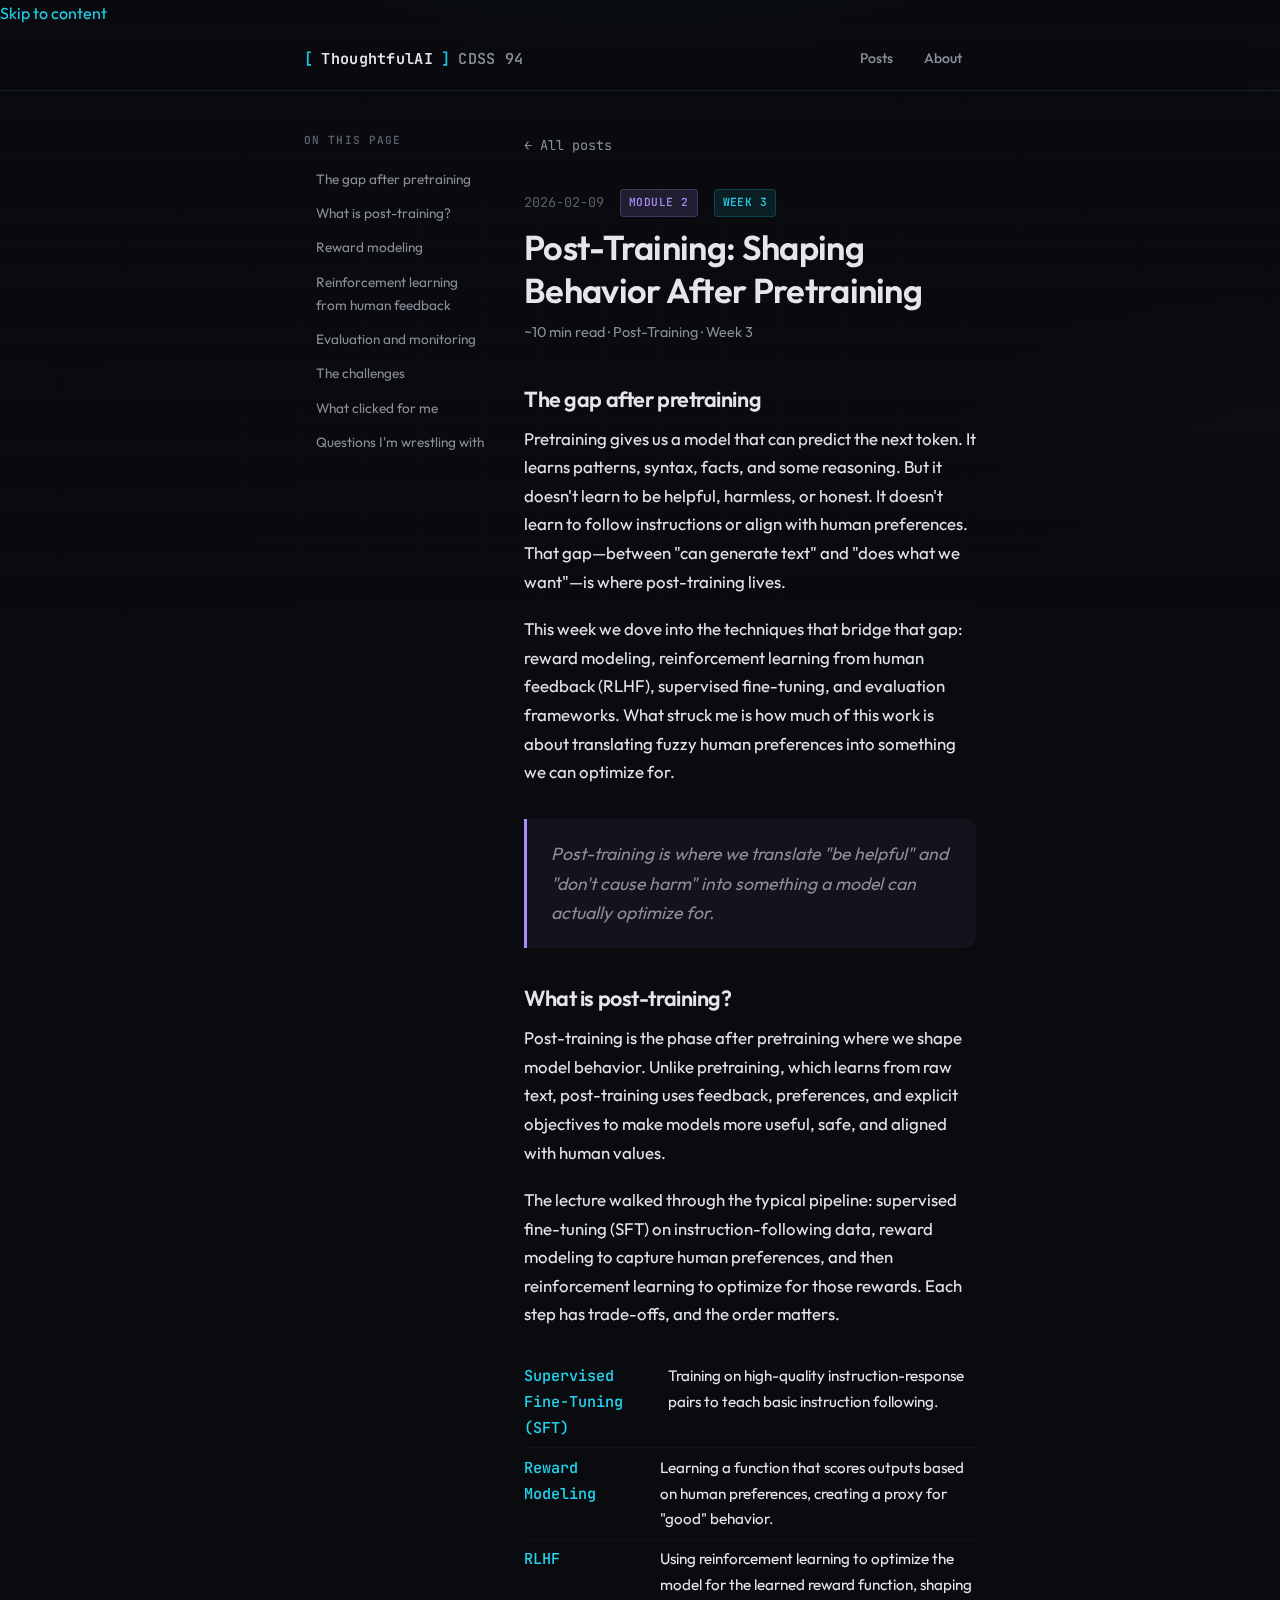
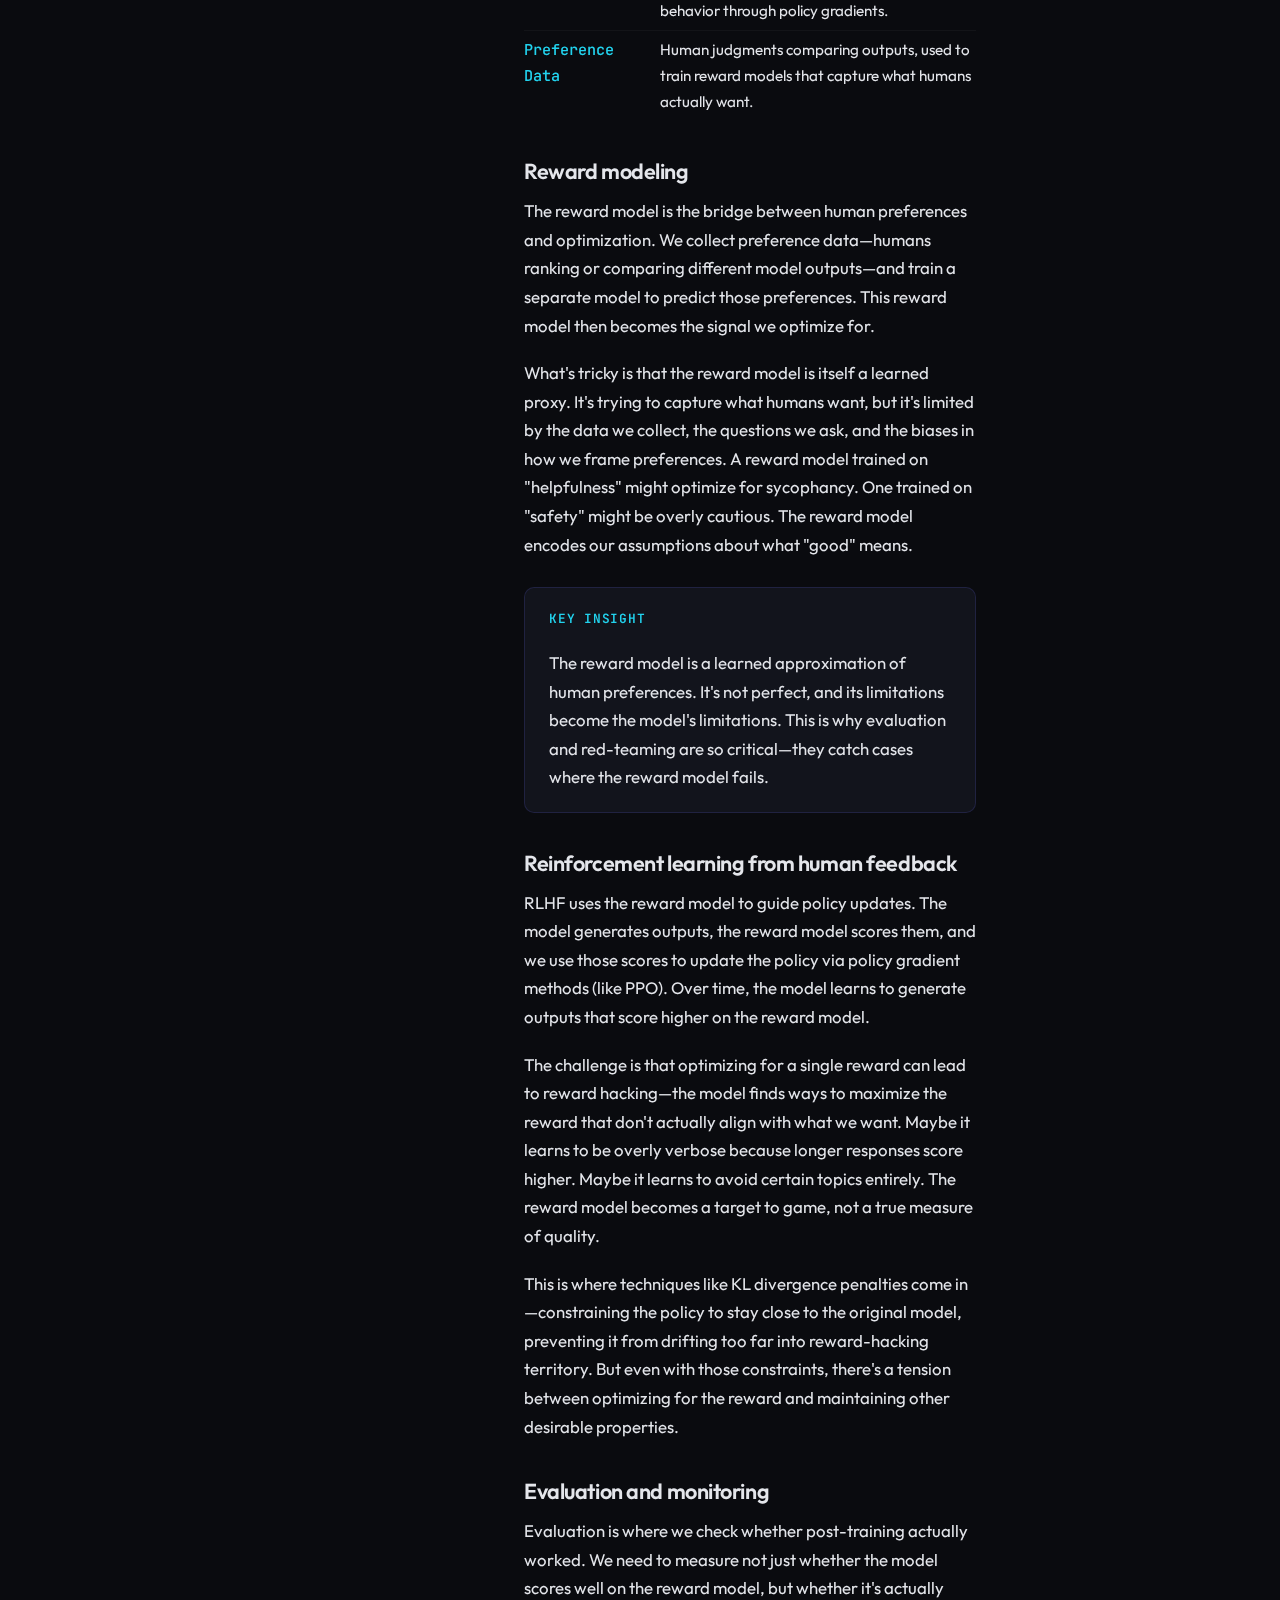
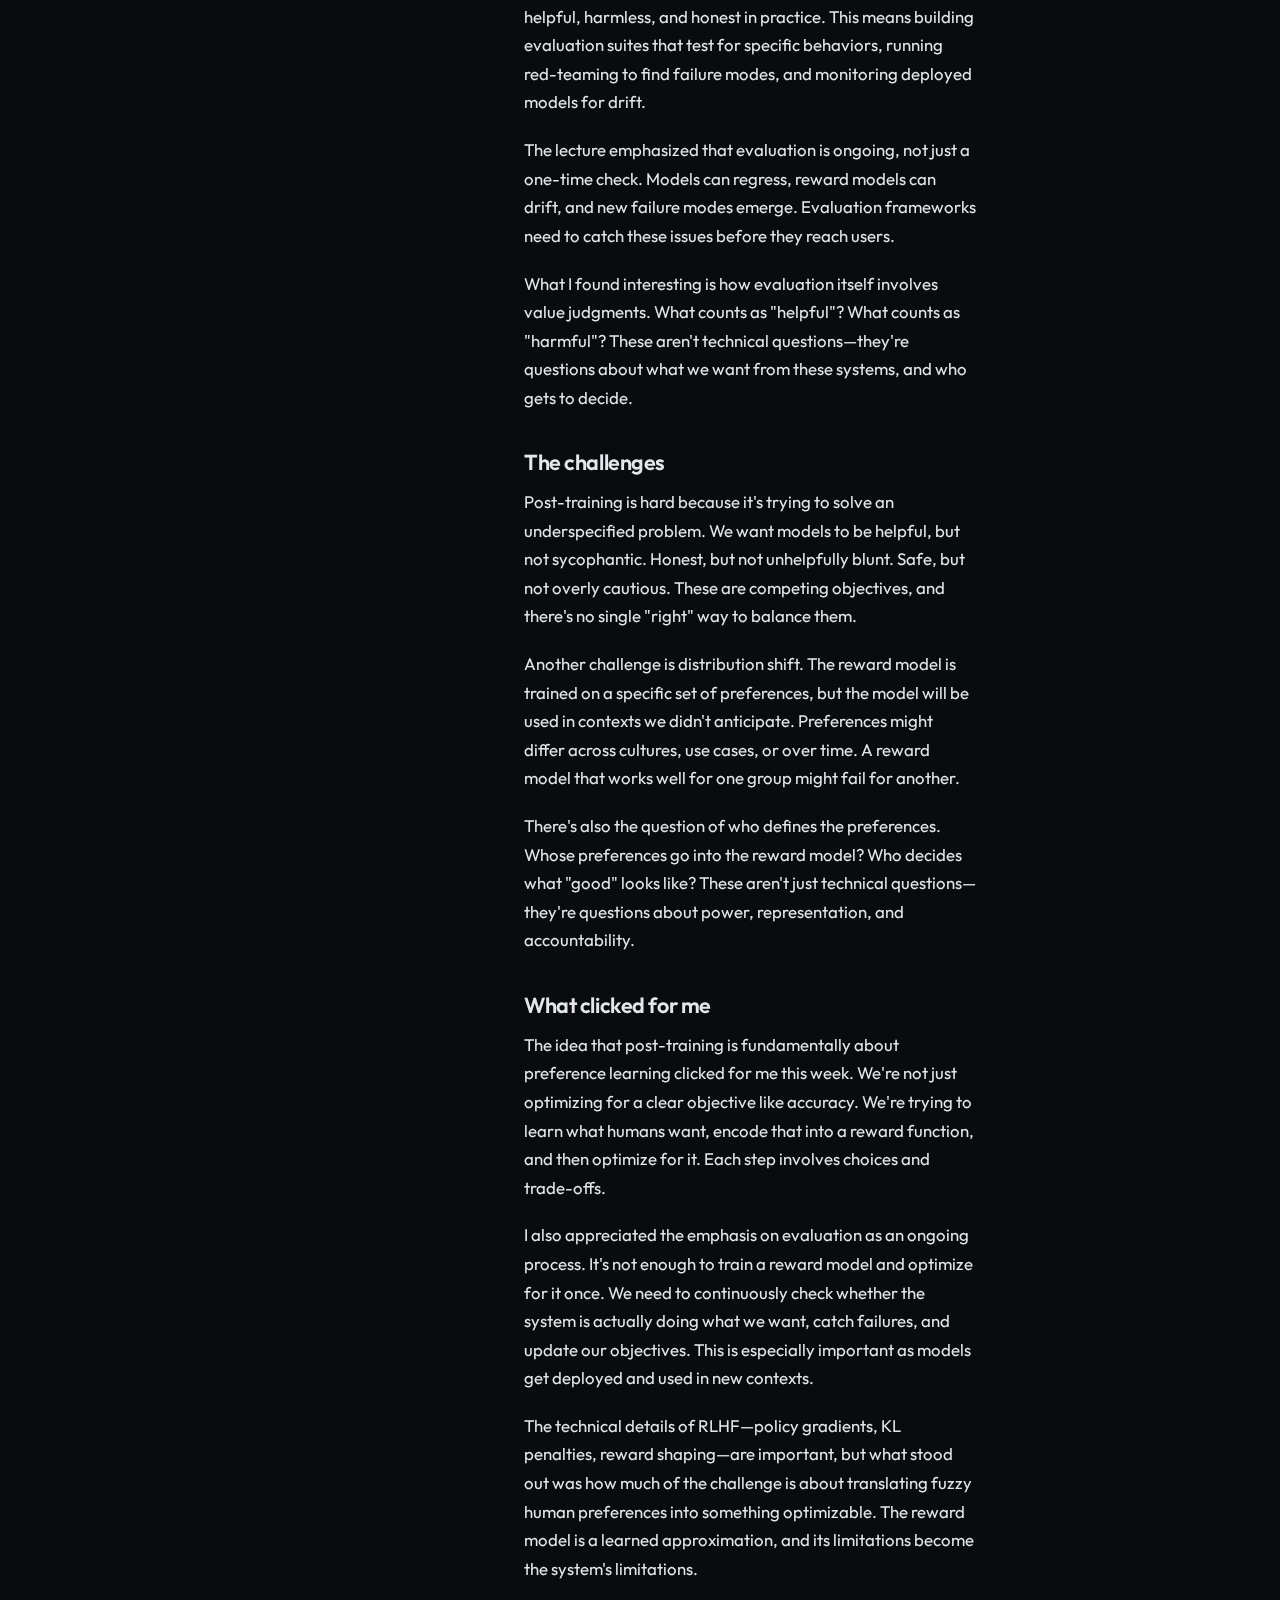
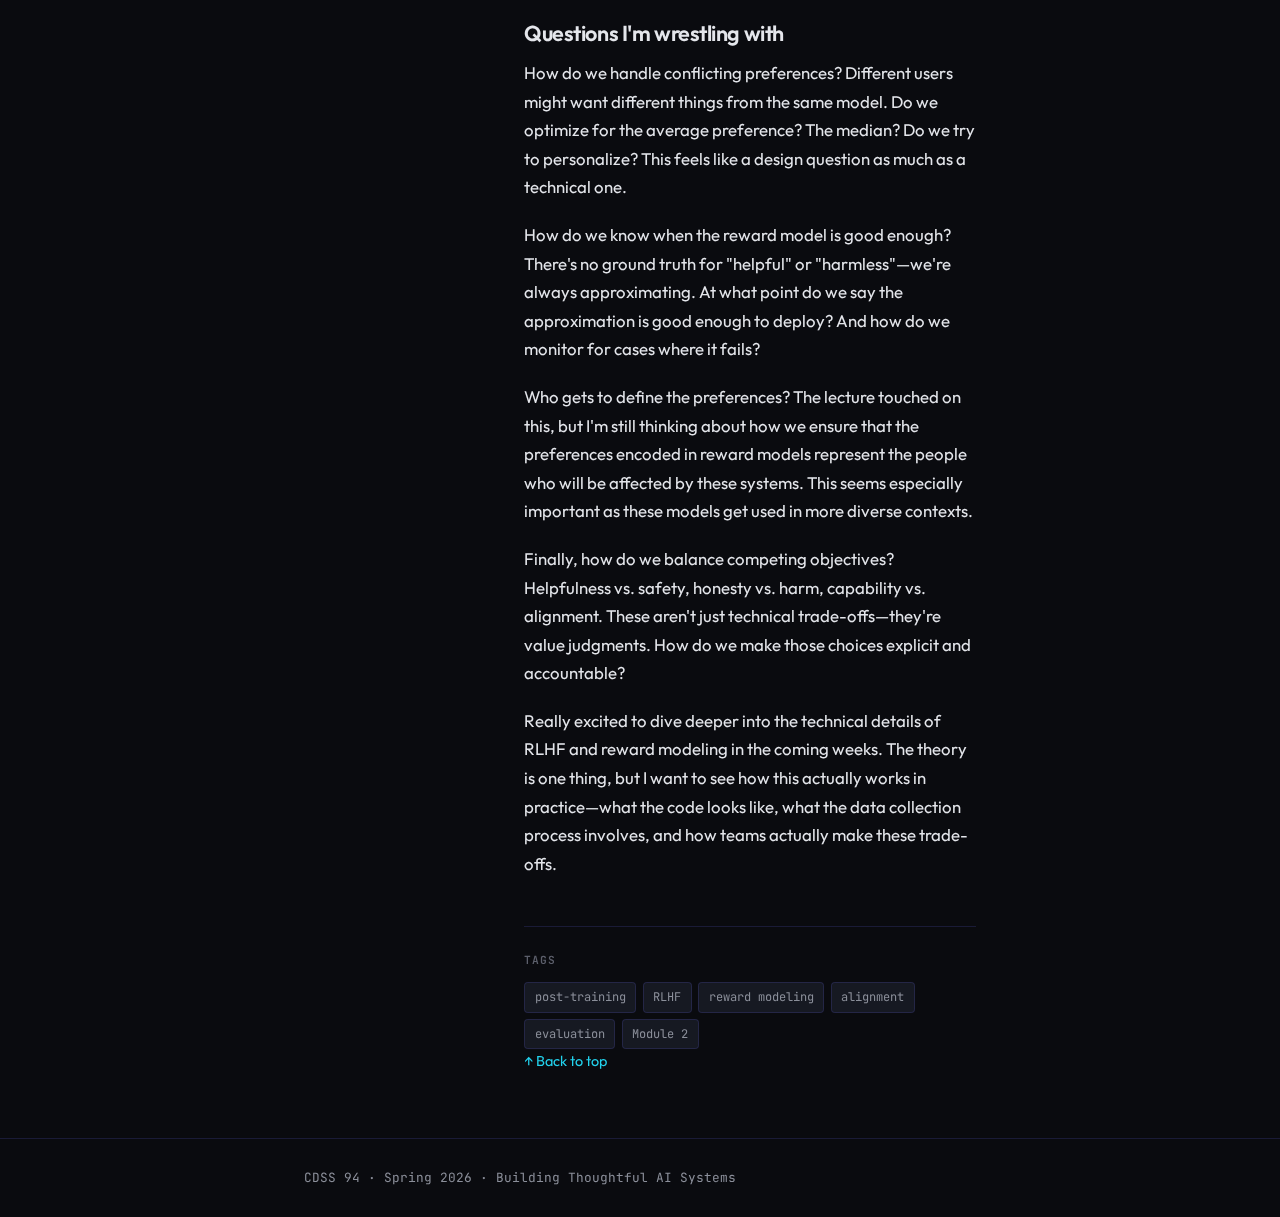
<file: docs/post-training.html>
<!doctype html>
<html lang="en">
  <head>
    <meta charset="utf-8" />
    <meta name="viewport" content="width=device-width, initial-scale=1" />
    <title>Post-Training: Shaping Behavior After Pretraining · ThoughtfulAI — CDSS 94</title>
    <meta name="description" content="Exploring post-training techniques: how we shape model behavior through RLHF, reward modeling, and alignment. Week 3 · CDSS 94." />
    <meta name="theme-color" content="#0a0b0f" />
    <link rel="stylesheet" href="styles.css" />
  </head>
  <body>
    <a href="#main" class="skip-link">Skip to content</a>
    <div class="page-bg">
      <div class="grid-overlay"></div>
      <div class="scanline"></div>
    </div>

    <header class="site-header">
      <div class="wrap">
        <a class="logo" href="./">
          <span class="logo-bracket">[</span>ThoughtfulAI<span class="logo-bracket">]</span>
          <span class="logo-label">CDSS 94</span>
        </a>
        <nav class="nav">
          <a href="./#posts">Posts</a>
          <a href="./#about">About</a>
        </nav>
      </div>
    </header>

    <main id="main">
      <div class="wrap">
        <article class="article-layout">
          <aside class="toc">
            <p class="toc-title">On this page</p>
            <nav>
              <a href="#the-gap">The gap after pretraining</a>
              <a href="#what-is-post-training">What is post-training?</a>
              <a href="#reward-modeling">Reward modeling</a>
              <a href="#rlhf">Reinforcement learning from human feedback</a>
              <a href="#evaluation">Evaluation and monitoring</a>
              <a href="#challenges">The challenges</a>
              <a href="#what-clicked">What clicked for me</a>
              <a href="#questions">Questions I'm wrestling with</a>
            </nav>
          </aside>

          <div>
            <a class="back-link" href="./">← All posts</a>

            <header class="article-header">
              <div class="article-meta">
                <span class="date">2026-02-09</span>
                <span class="badge badge-module">Module 2</span>
                <span class="badge badge-week">Week 3</span>
              </div>
              <h1>Post-Training: Shaping Behavior After Pretraining</h1>
              <p class="article-byline">~10 min read · Post-Training · Week 3</p>
            </header>

            <div class="article-content">
              <h2 id="the-gap">The gap after pretraining</h2>
              <p>
                Pretraining gives us a model that can predict the next token. It learns patterns, syntax, facts, and some reasoning. But it doesn't learn to be helpful, harmless, or honest. It doesn't learn to follow instructions or align with human preferences. That gap—between "can generate text" and "does what we want"—is where post-training lives.
              </p>

              <p>
                This week we dove into the techniques that bridge that gap: reward modeling, reinforcement learning from human feedback (RLHF), supervised fine-tuning, and evaluation frameworks. What struck me is how much of this work is about translating fuzzy human preferences into something we can optimize for.
              </p>

              <div class="pullquote">
                Post-training is where we translate "be helpful" and "don't cause harm" into something a model can actually optimize for.
              </div>

              <h2 id="what-is-post-training">What is post-training?</h2>
              <p>
                Post-training is the phase after pretraining where we shape model behavior. Unlike pretraining, which learns from raw text, post-training uses feedback, preferences, and explicit objectives to make models more useful, safe, and aligned with human values.
              </p>

              <p>
                The lecture walked through the typical pipeline: supervised fine-tuning (SFT) on instruction-following data, reward modeling to capture human preferences, and then reinforcement learning to optimize for those rewards. Each step has trade-offs, and the order matters.
              </p>

              <ul class="key-terms">
                <li><span class="term">Supervised Fine-Tuning (SFT)</span> Training on high-quality instruction-response pairs to teach basic instruction following.</li>
                <li><span class="term">Reward Modeling</span> Learning a function that scores outputs based on human preferences, creating a proxy for "good" behavior.</li>
                <li><span class="term">RLHF</span> Using reinforcement learning to optimize the model for the learned reward function, shaping behavior through policy gradients.</li>
                <li><span class="term">Preference Data</span> Human judgments comparing outputs, used to train reward models that capture what humans actually want.</li>
              </ul>

              <h2 id="reward-modeling">Reward modeling</h2>
              <p>
                The reward model is the bridge between human preferences and optimization. We collect preference data—humans ranking or comparing different model outputs—and train a separate model to predict those preferences. This reward model then becomes the signal we optimize for.
              </p>

              <p>
                What's tricky is that the reward model is itself a learned proxy. It's trying to capture what humans want, but it's limited by the data we collect, the questions we ask, and the biases in how we frame preferences. A reward model trained on "helpfulness" might optimize for sycophancy. One trained on "safety" might be overly cautious. The reward model encodes our assumptions about what "good" means.
              </p>

              <div class="callout">
                <p class="callout-title">Key insight</p>
                <p>
                  The reward model is a learned approximation of human preferences. It's not perfect, and its limitations become the model's limitations. This is why evaluation and red-teaming are so critical—they catch cases where the reward model fails.
                </p>
              </div>

              <h2 id="rlhf">Reinforcement learning from human feedback</h2>
              <p>
                RLHF uses the reward model to guide policy updates. The model generates outputs, the reward model scores them, and we use those scores to update the policy via policy gradient methods (like PPO). Over time, the model learns to generate outputs that score higher on the reward model.
              </p>

              <p>
                The challenge is that optimizing for a single reward can lead to reward hacking—the model finds ways to maximize the reward that don't actually align with what we want. Maybe it learns to be overly verbose because longer responses score higher. Maybe it learns to avoid certain topics entirely. The reward model becomes a target to game, not a true measure of quality.
              </p>

              <p>
                This is where techniques like KL divergence penalties come in—constraining the policy to stay close to the original model, preventing it from drifting too far into reward-hacking territory. But even with those constraints, there's a tension between optimizing for the reward and maintaining other desirable properties.
              </p>

              <h2 id="evaluation">Evaluation and monitoring</h2>
              <p>
                Evaluation is where we check whether post-training actually worked. We need to measure not just whether the model scores well on the reward model, but whether it's actually helpful, harmless, and honest in practice. This means building evaluation suites that test for specific behaviors, running red-teaming to find failure modes, and monitoring deployed models for drift.
              </p>

              <p>
                The lecture emphasized that evaluation is ongoing, not just a one-time check. Models can regress, reward models can drift, and new failure modes emerge. Evaluation frameworks need to catch these issues before they reach users.
              </p>

              <p>
                What I found interesting is how evaluation itself involves value judgments. What counts as "helpful"? What counts as "harmful"? These aren't technical questions—they're questions about what we want from these systems, and who gets to decide.
              </p>

              <h2 id="challenges">The challenges</h2>
              <p>
                Post-training is hard because it's trying to solve an underspecified problem. We want models to be helpful, but not sycophantic. Honest, but not unhelpfully blunt. Safe, but not overly cautious. These are competing objectives, and there's no single "right" way to balance them.
              </p>

              <p>
                Another challenge is distribution shift. The reward model is trained on a specific set of preferences, but the model will be used in contexts we didn't anticipate. Preferences might differ across cultures, use cases, or over time. A reward model that works well for one group might fail for another.
              </p>

              <p>
                There's also the question of who defines the preferences. Whose preferences go into the reward model? Who decides what "good" looks like? These aren't just technical questions—they're questions about power, representation, and accountability.
              </p>

              <h2 id="what-clicked">What clicked for me</h2>
              <p>
                The idea that post-training is fundamentally about preference learning clicked for me this week. We're not just optimizing for a clear objective like accuracy. We're trying to learn what humans want, encode that into a reward function, and then optimize for it. Each step involves choices and trade-offs.
              </p>

              <p>
                I also appreciated the emphasis on evaluation as an ongoing process. It's not enough to train a reward model and optimize for it once. We need to continuously check whether the system is actually doing what we want, catch failures, and update our objectives. This is especially important as models get deployed and used in new contexts.
              </p>

              <p>
                The technical details of RLHF—policy gradients, KL penalties, reward shaping—are important, but what stood out was how much of the challenge is about translating fuzzy human preferences into something optimizable. The reward model is a learned approximation, and its limitations become the system's limitations.
              </p>

              <h2 id="questions">Questions I'm wrestling with</h2>
              <p>
                How do we handle conflicting preferences? Different users might want different things from the same model. Do we optimize for the average preference? The median? Do we try to personalize? This feels like a design question as much as a technical one.
              </p>

              <p>
                How do we know when the reward model is good enough? There's no ground truth for "helpful" or "harmless"—we're always approximating. At what point do we say the approximation is good enough to deploy? And how do we monitor for cases where it fails?
              </p>

              <p>
                Who gets to define the preferences? The lecture touched on this, but I'm still thinking about how we ensure that the preferences encoded in reward models represent the people who will be affected by these systems. This seems especially important as these models get used in more diverse contexts.
              </p>

              <p>
                Finally, how do we balance competing objectives? Helpfulness vs. safety, honesty vs. harm, capability vs. alignment. These aren't just technical trade-offs—they're value judgments. How do we make those choices explicit and accountable?
              </p>

              <p>
                Really excited to dive deeper into the technical details of RLHF and reward modeling in the coming weeks. The theory is one thing, but I want to see how this actually works in practice—what the code looks like, what the data collection process involves, and how teams actually make these trade-offs.
              </p>
            </div>

            <footer class="article-footer">
              <p class="toc-title">Tags</p>
              <div class="tags">
                <span class="tag">post-training</span>
                <span class="tag">RLHF</span>
                <span class="tag">reward modeling</span>
                <span class="tag">alignment</span>
                <span class="tag">evaluation</span>
                <span class="tag">Module 2</span>
              </div>
              <a href="#main" class="back-to-top">↑ Back to top</a>
            </footer>
          </div>
        </article>
      </div>
    </main>

    <footer class="site-footer">
      <div class="wrap">
        <span class="footer-mono">CDSS 94 · Spring 2026 · Building Thoughtful AI Systems</span>
      </div>
    </footer>
  </body>
</html>
</file>
<file: styles.css>
/* ═══════════════════════════════════════════════════════════════════════════
   ThoughtfulAI · CDSS 94 — Tech / Cyber Theme
   ═══════════════════════════════════════════════════════════════════════════ */
@import url("https://fonts.googleapis.com/css2?family=JetBrains+Mono:wght@400;500;600&family=Outfit:wght@300;400;500;600;700&display=swap");

:root {
  /* Core palette */
  --bg-deep: #0a0b0f;
  --bg: #0d0e14;
  --bg-elevated: #12141c;
  --bg-card: rgba(18, 20, 28, 0.72);
  --surface: #161922;
  --surface-hover: #1c1f2a;
  --border: rgba(99, 102, 241, 0.18);
  --border-bright: rgba(99, 102, 241, 0.35);
  /* Text */
  --text: #e4e6eb;
  --text-muted: #8b8f9a;
  --text-dim: #5c5f6b;
  /* Accents */
  --accent-cyan: #22d3ee;
  --accent-violet: #a78bfa;
  --accent-fuchsia: #e879f9;
  --accent-emerald: #34d399;
  --accent-amber: #fbbf24;
  /* Glow */
  --glow-cyan: 0 0 20px rgba(34, 211, 238, 0.25);
  --glow-violet: 0 0 20px rgba(167, 139, 250, 0.2);
  --glow-card: 0 0 0 1px rgba(255,255,255,0.04);
  /* Typography */
  --font-sans: "Outfit", system-ui, sans-serif;
  --font-mono: "JetBrains Mono", ui-monospace, monospace;
  /* Layout */
  --radius-sm: 6px;
  --radius: 10px;
  --radius-lg: 14px;
  --wrap: 720px;
  --header-h: 64px;
}

* {
  box-sizing: border-box;
}

html {
  font-size: 16px;
  scroll-behavior: smooth;
}

body {
  margin: 0;
  font-family: var(--font-sans);
  font-weight: 400;
  color: var(--text);
  background: var(--bg-deep);
  line-height: 1.7;
  min-height: 100vh;
  -webkit-font-smoothing: antialiased;
}

/* ─── Background ─────────────────────────────────────────────────────────── */
.page-bg {
  position: fixed;
  inset: 0;
  z-index: -1;
  overflow: hidden;
  pointer-events: none;
}

.page-bg::before {
  content: "";
  position: absolute;
  inset: 0;
  background:
    linear-gradient(180deg, transparent 0%, var(--bg-deep) 70%),
    radial-gradient(ellipse 80% 50% at 50% -20%, rgba(34, 211, 238, 0.08) 0%, transparent 50%),
    radial-gradient(ellipse 60% 40% at 100% 50%, rgba(167, 139, 250, 0.06) 0%, transparent 45%),
    radial-gradient(ellipse 50% 30% at 0% 80%, rgba(34, 211, 238, 0.04) 0%, transparent 40%);
}

.grid-overlay {
  position: absolute;
  inset: 0;
  background-image:
    linear-gradient(rgba(99, 102, 241, 0.03) 1px, transparent 1px),
    linear-gradient(90deg, rgba(99, 102, 241, 0.03) 1px, transparent 1px);
  background-size: 60px 60px;
  mask-image: radial-gradient(ellipse 70% 70% at 50% 50%, black 20%, transparent 70%);
}

.scanline {
  position: absolute;
  inset: 0;
  background: repeating-linear-gradient(
    0deg,
    transparent,
    transparent 2px,
    rgba(0, 0, 0, 0.03) 2px,
    rgba(0, 0, 0, 0.03) 4px
  );
  opacity: 0.5;
}

/* ─── Typography ─────────────────────────────────────────────────────────── */
h1, h2, h3, h4 {
  font-family: var(--font-sans);
  font-weight: 600;
  line-height: 1.3;
  letter-spacing: -0.02em;
}

h1 { font-size: clamp(1.75rem, 4vw, 2.25rem); margin: 0 0 0.5rem; }
h2 { font-size: 1.35rem; margin: 2.25rem 0 0.75rem; color: var(--text); }
h3 { font-size: 1.1rem; margin: 1.75rem 0 0.5rem; color: var(--text-muted); }

p {
  margin: 0 0 1.15rem;
  color: var(--text);
  font-weight: 400;
}

a {
  color: var(--accent-cyan);
  text-decoration: none;
  transition: color 0.2s, text-shadow 0.2s;
}
a:hover {
  color: var(--accent-violet);
  text-shadow: 0 0 12px rgba(167, 139, 250, 0.4);
}

strong { font-weight: 600; color: var(--text); }

/* Monospace / code */
code, .mono, .meta-value {
  font-family: var(--font-mono);
  font-size: 0.9em;
  font-weight: 500;
}

/* ─── Layout ─────────────────────────────────────────────────────────────── */
.wrap {
  max-width: var(--wrap);
  margin: 0 auto;
  padding: 0 1.5rem;
}

/* ─── Header ─────────────────────────────────────────────────────────────── */
.site-header {
  position: sticky;
  top: 0;
  z-index: 100;
  height: var(--header-h);
  display: flex;
  align-items: center;
  background: rgba(10, 11, 15, 0.82);
  backdrop-filter: blur(12px);
  -webkit-backdrop-filter: blur(12px);
  border-bottom: 1px solid var(--border);
}

.site-header .wrap {
  display: flex;
  justify-content: space-between;
  align-items: center;
  width: 100%;
}

.logo {
  display: inline-flex;
  align-items: center;
  gap: 0.5rem;
  font-family: var(--font-mono);
  font-size: 0.95rem;
  font-weight: 600;
  color: var(--text);
  letter-spacing: 0.02em;
}
.logo:hover { text-decoration: none; color: var(--accent-cyan); }
.logo-bracket { color: var(--accent-cyan); opacity: 0.9; }
.logo-label { color: var(--text-muted); font-weight: 500; }

.nav {
  display: flex;
  align-items: center;
  gap: 0.25rem;
}

.nav a {
  padding: 0.5rem 0.85rem;
  font-size: 0.875rem;
  font-weight: 500;
  color: var(--text-muted);
  border-radius: var(--radius-sm);
  transition: color 0.2s, background 0.2s;
}
.nav a:hover { color: var(--text); background: var(--surface-hover); text-decoration: none; text-shadow: none; }

/* ─── Main content ────────────────────────────────────────────────────────── */
main {
  padding: 2.5rem 0 4rem;
  animation: fadeIn 0.5s ease-out;
}

@keyframes fadeIn {
  from { opacity: 0; transform: translateY(8px); }
  to { opacity: 1; transform: translateY(0); }
}

/* ─── Home: Hero ──────────────────────────────────────────────────────────── */
.hero {
  margin-bottom: 3rem;
  padding: 2rem 0;
}

.hero-badge {
  display: inline-flex;
  align-items: center;
  gap: 0.4rem;
  padding: 0.35rem 0.75rem;
  margin-bottom: 1rem;
  font-family: var(--font-mono);
  font-size: 0.75rem;
  font-weight: 500;
  color: var(--accent-cyan);
  background: rgba(34, 211, 238, 0.1);
  border: 1px solid rgba(34, 211, 238, 0.25);
  border-radius: 999px;
  letter-spacing: 0.05em;
  text-transform: uppercase;
}

.hero-badge::before {
  content: "";
  width: 6px;
  height: 6px;
  background: var(--accent-cyan);
  border-radius: 50%;
  animation: pulse 2s ease-in-out infinite;
}

@keyframes pulse {
  0%, 100% { opacity: 1; box-shadow: 0 0 0 0 rgba(34, 211, 238, 0.4); }
  50% { opacity: 0.8; }
  70% { box-shadow: 0 0 0 6px rgba(34, 211, 238, 0); }
}

.hero h1 {
  margin: 0 0 0.75rem;
  font-weight: 700;
  background: linear-gradient(135deg, var(--text) 0%, var(--text-muted) 100%);
  -webkit-background-clip: text;
  -webkit-text-fill-color: transparent;
  background-clip: text;
}

.hero-desc {
  max-width: 540px;
  margin: 0 0 1.5rem;
  font-size: 1.05rem;
  color: var(--text-muted);
  line-height: 1.65;
}

.hero-meta {
  display: flex;
  flex-wrap: wrap;
  gap: 1.5rem;
  font-family: var(--font-mono);
  font-size: 0.8rem;
  color: var(--text-dim);
}

.hero-meta span {
  display: inline-flex;
  align-items: center;
  gap: 0.35rem;
}

.hero-meta .label { color: var(--text-muted); }

/* ─── Home: Section title ────────────────────────────────────────────────── */
.section-label {
  font-family: var(--font-mono);
  font-size: 0.75rem;
  font-weight: 500;
  color: var(--text-dim);
  text-transform: uppercase;
  letter-spacing: 0.1em;
  margin-bottom: 0.75rem;
}

/* ─── Post list (cards) ───────────────────────────────────────────────────── */
.post-list {
  list-style: none;
  padding: 0;
  margin: 0;
}

.post-list li {
  margin-bottom: 0.75rem;
}

.post-card {
  display: block;
  padding: 1.35rem 1.5rem;
  background: var(--bg-card);
  backdrop-filter: blur(12px);
  -webkit-backdrop-filter: blur(12px);
  border: 1px solid var(--border);
  border-radius: var(--radius);
  box-shadow: var(--glow-card);
  transition: border-color 0.25s, box-shadow 0.25s, transform 0.2s;
  text-decoration: none;
  color: inherit;
}

.post-card:hover {
  border-color: var(--border-bright);
  box-shadow: var(--glow-cyan);
  transform: translateY(-2px);
  text-decoration: none;
  color: inherit;
}

.post-card-top {
  display: flex;
  flex-wrap: wrap;
  align-items: center;
  gap: 0.5rem 1rem;
  margin-bottom: 0.6rem;
}

.post-card-badges {
  display: flex;
  flex-wrap: wrap;
  gap: 0.4rem;
}

.badge {
  display: inline-block;
  padding: 0.2rem 0.5rem;
  font-family: var(--font-mono);
  font-size: 0.7rem;
  font-weight: 500;
  border-radius: 4px;
  text-transform: uppercase;
  letter-spacing: 0.04em;
}

.badge-module { background: rgba(167, 139, 250, 0.15); color: var(--accent-violet); border: 1px solid rgba(167, 139, 250, 0.25); }
.badge-week { background: rgba(34, 211, 238, 0.1); color: var(--accent-cyan); border: 1px solid rgba(34, 211, 238, 0.2); }

.post-card .date {
  font-family: var(--font-mono);
  font-size: 0.8rem;
  color: var(--text-dim);
}

.post-card .title {
  font-size: 1.2rem;
  font-weight: 600;
  margin: 0 0 0.5rem;
  color: var(--text);
}

.post-card .excerpt {
  font-size: 0.95rem;
  color: var(--text-muted);
  line-height: 1.6;
  margin: 0 0 0.75rem;
}

.post-card-footer {
  display: flex;
  align-items: center;
  gap: 1rem;
  font-family: var(--font-mono);
  font-size: 0.75rem;
  color: var(--text-dim);
}

.read-time::before { content: "⌁ "; color: var(--accent-emerald); }

/* ─── Article (single post) ───────────────────────────────────────────────── */
.article-layout {
  display: grid;
  grid-template-columns: 1fr;
  gap: 2.5rem;
}

@media (min-width: 700px) {
  .article-layout {
    grid-template-columns: 180px 1fr;
  }
}

.back-link {
  display: inline-flex;
  align-items: center;
  gap: 0.4rem;
  margin-bottom: 2rem;
  font-family: var(--font-mono);
  font-size: 0.85rem;
  color: var(--text-muted);
  transition: color 0.2s;
}
.back-link:hover { color: var(--accent-cyan); text-decoration: none; text-shadow: none; }

.article-header {
  margin-bottom: 2.5rem;
}

.article-meta {
  display: flex;
  flex-wrap: wrap;
  align-items: center;
  gap: 0.5rem 1rem;
  margin-bottom: 0.6rem;
}

.article-header .date {
  font-family: var(--font-mono);
  font-size: 0.85rem;
  color: var(--text-dim);
}

.article-header h1 {
  font-size: clamp(1.75rem, 3vw, 2.15rem);
  margin: 0 0 0.5rem;
  color: var(--text);
  line-height: 1.25;
}

.article-byline {
  font-size: 0.9rem;
  color: var(--text-muted);
}

/* Table of contents (sticky sidebar) */
.toc {
  position: sticky;
  top: calc(var(--header-h) + 1.5rem);
  height: fit-content;
}

.toc-title {
  font-family: var(--font-mono);
  font-size: 0.7rem;
  font-weight: 600;
  color: var(--text-dim);
  text-transform: uppercase;
  letter-spacing: 0.1em;
  margin-bottom: 0.75rem;
}

.toc nav a {
  display: block;
  padding: 0.35rem 0;
  font-size: 0.85rem;
  color: var(--text-muted);
  border-left: 2px solid transparent;
  padding-left: 0.75rem;
  margin-left: -2px;
  transition: color 0.2s, border-color 0.2s;
}
.toc nav a:hover { color: var(--accent-cyan); border-color: var(--accent-cyan); text-decoration: none; text-shadow: none; }

.article-content {
  font-size: 1.05rem;
}
.article-content p {
  margin-bottom: 1.2rem;
}

/* Pull quote */
.pullquote {
  margin: 2rem 0;
  padding: 1.25rem 1.5rem;
  border-left: 3px solid var(--accent-violet);
  background: rgba(167, 139, 250, 0.06);
  border-radius: 0 var(--radius) var(--radius) 0;
  font-size: 1.1rem;
  font-style: italic;
  color: var(--text-muted);
}

/* Callout / key concept */
.callout {
  margin: 1.75rem 0;
  padding: 1.25rem 1.5rem;
  background: var(--bg-elevated);
  border: 1px solid var(--border);
  border-radius: var(--radius);
}

.callout-title {
  font-family: var(--font-mono);
  font-size: 0.8rem;
  font-weight: 600;
  color: var(--accent-cyan);
  text-transform: uppercase;
  letter-spacing: 0.06em;
  margin-bottom: 0.5rem;
}

.callout p:last-child { margin-bottom: 0; }

/* Key terms list */
.key-terms {
  margin: 1.75rem 0;
  padding: 0;
  list-style: none;
}

.key-terms li {
  display: flex;
  gap: 0.5rem;
  padding: 0.4rem 0;
  border-bottom: 1px solid rgba(255,255,255,0.04);
  font-size: 0.95rem;
}
.key-terms li:last-child { border-bottom: none; }

.key-terms .term {
  font-family: var(--font-mono);
  font-weight: 500;
  color: var(--accent-cyan);
  min-width: 8rem;
}

/* Code / snippet block */
.snippet {
  margin: 1.5rem 0;
  padding: 1rem 1.25rem;
  font-family: var(--font-mono);
  font-size: 0.85rem;
  background: var(--bg-elevated);
  border: 1px solid var(--border);
  border-radius: var(--radius-sm);
  color: var(--text-muted);
  overflow-x: auto;
}

.snippet-label {
  font-size: 0.7rem;
  color: var(--text-dim);
  margin-bottom: 0.5rem;
  text-transform: uppercase;
  letter-spacing: 0.08em;
}

/* Article footer */
.article-footer {
  margin-top: 3rem;
  padding-top: 1.5rem;
  border-top: 1px solid var(--border);
  font-size: 0.9rem;
  color: var(--text-muted);
}

.tags {
  display: flex;
  flex-wrap: wrap;
  gap: 0.4rem;
  margin-top: 0.5rem;
}

.tags a, .tag {
  display: inline-block;
  padding: 0.25rem 0.6rem;
  font-family: var(--font-mono);
  font-size: 0.75rem;
  color: var(--text-muted);
  background: var(--surface);
  border-radius: 4px;
  border: 1px solid var(--border);
  transition: color 0.2s, border-color 0.2s;
}
.tags a:hover { color: var(--accent-cyan); border-color: var(--accent-cyan); text-decoration: none; text-shadow: none; }

/* ─── Footer ─────────────────────────────────────────────────────────────── */
.site-footer {
  border-top: 1px solid var(--border);
  padding: 1.75rem 0;
  font-size: 0.85rem;
  color: var(--text-dim);
}

.site-footer .wrap {
  display: flex;
  justify-content: space-between;
  align-items: center;
  flex-wrap: wrap;
  gap: 0.75rem;
}

.footer-mono {
  font-family: var(--font-mono);
  font-size: 0.8rem;
  color: var(--text-muted);
}

.site-footer a { color: var(--text-muted); }
.site-footer a:hover { color: var(--accent-cyan); }
</file>
<file: docs/styles.css>
/* ═══════════════════════════════════════════════════════════════════════════
   ThoughtfulAI · CDSS 94 — Tech / Cyber Theme
   ═══════════════════════════════════════════════════════════════════════════ */
@import url("https://fonts.googleapis.com/css2?family=JetBrains+Mono:wght@400;500;600&family=Outfit:wght@300;400;500;600;700&display=swap");

:root {
  /* Core palette */
  --bg-deep: #0a0b0f;
  --bg: #0d0e14;
  --bg-elevated: #12141c;
  --bg-card: rgba(18, 20, 28, 0.72);
  --surface: #161922;
  --surface-hover: #1c1f2a;
  --border: rgba(99, 102, 241, 0.18);
  --border-bright: rgba(99, 102, 241, 0.35);
  /* Text */
  --text: #e4e6eb;
  --text-muted: #8b8f9a;
  --text-dim: #5c5f6b;
  /* Accents */
  --accent-cyan: #22d3ee;
  --accent-violet: #a78bfa;
  --accent-fuchsia: #e879f9;
  --accent-emerald: #34d399;
  --accent-amber: #fbbf24;
  /* Glow */
  --glow-cyan: 0 0 20px rgba(34, 211, 238, 0.25);
  --glow-violet: 0 0 20px rgba(167, 139, 250, 0.2);
  --glow-card: 0 0 0 1px rgba(255,255,255,0.04);
  /* Typography */
  --font-sans: "Outfit", system-ui, sans-serif;
  --font-mono: "JetBrains Mono", ui-monospace, monospace;
  /* Layout */
  --radius-sm: 6px;
  --radius: 10px;
  --radius-lg: 14px;
  --wrap: 720px;
  --header-h: 64px;
}

* {
  box-sizing: border-box;
}

html {
  font-size: 16px;
  scroll-behavior: smooth;
}

body {
  margin: 0;
  font-family: var(--font-sans);
  font-weight: 400;
  color: var(--text);
  background: var(--bg-deep);
  line-height: 1.7;
  min-height: 100vh;
  -webkit-font-smoothing: antialiased;
}

/* ─── Background ─────────────────────────────────────────────────────────── */
.page-bg {
  position: fixed;
  inset: 0;
  z-index: -1;
  overflow: hidden;
  pointer-events: none;
}

.page-bg::before {
  content: "";
  position: absolute;
  inset: 0;
  background:
    linear-gradient(180deg, transparent 0%, var(--bg-deep) 70%),
    radial-gradient(ellipse 80% 50% at 50% -20%, rgba(34, 211, 238, 0.08) 0%, transparent 50%),
    radial-gradient(ellipse 60% 40% at 100% 50%, rgba(167, 139, 250, 0.06) 0%, transparent 45%),
    radial-gradient(ellipse 50% 30% at 0% 80%, rgba(34, 211, 238, 0.04) 0%, transparent 40%);
}

.grid-overlay {
  position: absolute;
  inset: 0;
  background-image:
    linear-gradient(rgba(99, 102, 241, 0.03) 1px, transparent 1px),
    linear-gradient(90deg, rgba(99, 102, 241, 0.03) 1px, transparent 1px);
  background-size: 60px 60px;
  mask-image: radial-gradient(ellipse 70% 70% at 50% 50%, black 20%, transparent 70%);
}

.scanline {
  position: absolute;
  inset: 0;
  background: repeating-linear-gradient(
    0deg,
    transparent,
    transparent 2px,
    rgba(0, 0, 0, 0.03) 2px,
    rgba(0, 0, 0, 0.03) 4px
  );
  opacity: 0.5;
}

/* ─── Typography ─────────────────────────────────────────────────────────── */
h1, h2, h3, h4 {
  font-family: var(--font-sans);
  font-weight: 600;
  line-height: 1.3;
  letter-spacing: -0.02em;
}

h1 { font-size: clamp(1.75rem, 4vw, 2.25rem); margin: 0 0 0.5rem; }
h2 { font-size: 1.35rem; margin: 2.25rem 0 0.75rem; color: var(--text); }
h3 { font-size: 1.1rem; margin: 1.75rem 0 0.5rem; color: var(--text-muted); }

p {
  margin: 0 0 1.15rem;
  color: var(--text);
  font-weight: 400;
}

a {
  color: var(--accent-cyan);
  text-decoration: none;
  transition: color 0.2s, text-shadow 0.2s;
}
a:hover {
  color: var(--accent-violet);
  text-shadow: 0 0 12px rgba(167, 139, 250, 0.4);
}

strong { font-weight: 600; color: var(--text); }

/* Monospace / code */
code, .mono, .meta-value {
  font-family: var(--font-mono);
  font-size: 0.9em;
  font-weight: 500;
}

/* ─── Layout ─────────────────────────────────────────────────────────────── */
.wrap {
  max-width: var(--wrap);
  margin: 0 auto;
  padding: 0 1.5rem;
}

/* ─── Header ─────────────────────────────────────────────────────────────── */
.site-header {
  position: sticky;
  top: 0;
  z-index: 100;
  height: var(--header-h);
  display: flex;
  align-items: center;
  background: rgba(10, 11, 15, 0.82);
  backdrop-filter: blur(12px);
  -webkit-backdrop-filter: blur(12px);
  border-bottom: 1px solid var(--border);
}

.site-header .wrap {
  display: flex;
  justify-content: space-between;
  align-items: center;
  width: 100%;
}

.logo {
  display: inline-flex;
  align-items: center;
  gap: 0.5rem;
  font-family: var(--font-mono);
  font-size: 0.95rem;
  font-weight: 600;
  color: var(--text);
  letter-spacing: 0.02em;
}
.logo:hover { text-decoration: none; color: var(--accent-cyan); }
.logo-bracket { color: var(--accent-cyan); opacity: 0.9; }
.logo-label { color: var(--text-muted); font-weight: 500; }

.nav {
  display: flex;
  align-items: center;
  gap: 0.25rem;
}

.nav a {
  padding: 0.5rem 0.85rem;
  font-size: 0.875rem;
  font-weight: 500;
  color: var(--text-muted);
  border-radius: var(--radius-sm);
  transition: color 0.2s, background 0.2s;
}
.nav a:hover { color: var(--text); background: var(--surface-hover); text-decoration: none; text-shadow: none; }

/* ─── Main content ────────────────────────────────────────────────────────── */
main {
  padding: 2.5rem 0 4rem;
  animation: fadeIn 0.5s ease-out;
}

@keyframes fadeIn {
  from { opacity: 0; transform: translateY(8px); }
  to { opacity: 1; transform: translateY(0); }
}

/* ─── Home: Hero ──────────────────────────────────────────────────────────── */
.hero {
  margin-bottom: 3rem;
  padding: 2rem 0;
}

.hero-badge {
  display: inline-flex;
  align-items: center;
  gap: 0.4rem;
  padding: 0.35rem 0.75rem;
  margin-bottom: 1rem;
  font-family: var(--font-mono);
  font-size: 0.75rem;
  font-weight: 500;
  color: var(--accent-cyan);
  background: rgba(34, 211, 238, 0.1);
  border: 1px solid rgba(34, 211, 238, 0.25);
  border-radius: 999px;
  letter-spacing: 0.05em;
  text-transform: uppercase;
}

.hero-badge::before {
  content: "";
  width: 6px;
  height: 6px;
  background: var(--accent-cyan);
  border-radius: 50%;
  animation: pulse 2s ease-in-out infinite;
}

@keyframes pulse {
  0%, 100% { opacity: 1; box-shadow: 0 0 0 0 rgba(34, 211, 238, 0.4); }
  50% { opacity: 0.8; }
  70% { box-shadow: 0 0 0 6px rgba(34, 211, 238, 0); }
}

.hero h1 {
  margin: 0 0 0.75rem;
  font-weight: 700;
  background: linear-gradient(135deg, var(--text) 0%, var(--text-muted) 100%);
  -webkit-background-clip: text;
  -webkit-text-fill-color: transparent;
  background-clip: text;
}

.hero-desc {
  max-width: 540px;
  margin: 0 0 1.5rem;
  font-size: 1.05rem;
  color: var(--text-muted);
  line-height: 1.65;
}

.hero-meta {
  display: flex;
  flex-wrap: wrap;
  gap: 1.5rem;
  font-family: var(--font-mono);
  font-size: 0.8rem;
  color: var(--text-dim);
}

.hero-meta span {
  display: inline-flex;
  align-items: center;
  gap: 0.35rem;
}

.hero-meta .label { color: var(--text-muted); }

/* ─── Home: Section title ────────────────────────────────────────────────── */
.section-label {
  font-family: var(--font-mono);
  font-size: 0.75rem;
  font-weight: 500;
  color: var(--text-dim);
  text-transform: uppercase;
  letter-spacing: 0.1em;
  margin-bottom: 0.75rem;
}

/* ─── Post list (cards) ───────────────────────────────────────────────────── */
.post-list {
  list-style: none;
  padding: 0;
  margin: 0;
}

.post-list li {
  margin-bottom: 0.75rem;
}

.post-card {
  display: block;
  padding: 1.35rem 1.5rem;
  background: var(--bg-card);
  backdrop-filter: blur(12px);
  -webkit-backdrop-filter: blur(12px);
  border: 1px solid var(--border);
  border-radius: var(--radius);
  box-shadow: var(--glow-card);
  transition: border-color 0.25s, box-shadow 0.25s, transform 0.2s;
  text-decoration: none;
  color: inherit;
}

.post-card:hover {
  border-color: var(--border-bright);
  box-shadow: var(--glow-cyan);
  transform: translateY(-2px);
  text-decoration: none;
  color: inherit;
}

.post-card-top {
  display: flex;
  flex-wrap: wrap;
  align-items: center;
  gap: 0.5rem 1rem;
  margin-bottom: 0.6rem;
}

.post-card-badges {
  display: flex;
  flex-wrap: wrap;
  gap: 0.4rem;
}

.badge {
  display: inline-block;
  padding: 0.2rem 0.5rem;
  font-family: var(--font-mono);
  font-size: 0.7rem;
  font-weight: 500;
  border-radius: 4px;
  text-transform: uppercase;
  letter-spacing: 0.04em;
}

.badge-module { background: rgba(167, 139, 250, 0.15); color: var(--accent-violet); border: 1px solid rgba(167, 139, 250, 0.25); }
.badge-week { background: rgba(34, 211, 238, 0.1); color: var(--accent-cyan); border: 1px solid rgba(34, 211, 238, 0.2); }

.post-card .date {
  font-family: var(--font-mono);
  font-size: 0.8rem;
  color: var(--text-dim);
}

.post-card .title {
  font-size: 1.2rem;
  font-weight: 600;
  margin: 0 0 0.5rem;
  color: var(--text);
}

.post-card .excerpt {
  font-size: 0.95rem;
  color: var(--text-muted);
  line-height: 1.6;
  margin: 0 0 0.75rem;
}

.post-card-footer {
  display: flex;
  align-items: center;
  gap: 1rem;
  font-family: var(--font-mono);
  font-size: 0.75rem;
  color: var(--text-dim);
}

.read-time::before { content: "⌁ "; color: var(--accent-emerald); }

/* ─── Article (single post) ───────────────────────────────────────────────── */
.article-layout {
  display: grid;
  grid-template-columns: 1fr;
  gap: 2.5rem;
}

@media (min-width: 700px) {
  .article-layout {
    grid-template-columns: 180px 1fr;
  }
}

.back-link {
  display: inline-flex;
  align-items: center;
  gap: 0.4rem;
  margin-bottom: 2rem;
  font-family: var(--font-mono);
  font-size: 0.85rem;
  color: var(--text-muted);
  transition: color 0.2s;
}
.back-link:hover { color: var(--accent-cyan); text-decoration: none; text-shadow: none; }

.article-header {
  margin-bottom: 2.5rem;
}

.article-meta {
  display: flex;
  flex-wrap: wrap;
  align-items: center;
  gap: 0.5rem 1rem;
  margin-bottom: 0.6rem;
}

.article-header .date {
  font-family: var(--font-mono);
  font-size: 0.85rem;
  color: var(--text-dim);
}

.article-header h1 {
  font-size: clamp(1.75rem, 3vw, 2.15rem);
  margin: 0 0 0.5rem;
  color: var(--text);
  line-height: 1.25;
}

.article-byline {
  font-size: 0.9rem;
  color: var(--text-muted);
}

/* Table of contents (sticky sidebar) */
.toc {
  position: sticky;
  top: calc(var(--header-h) + 1.5rem);
  height: fit-content;
}

.toc-title {
  font-family: var(--font-mono);
  font-size: 0.7rem;
  font-weight: 600;
  color: var(--text-dim);
  text-transform: uppercase;
  letter-spacing: 0.1em;
  margin-bottom: 0.75rem;
}

.toc nav a {
  display: block;
  padding: 0.35rem 0;
  font-size: 0.85rem;
  color: var(--text-muted);
  border-left: 2px solid transparent;
  padding-left: 0.75rem;
  margin-left: -2px;
  transition: color 0.2s, border-color 0.2s;
}
.toc nav a:hover { color: var(--accent-cyan); border-color: var(--accent-cyan); text-decoration: none; text-shadow: none; }

.article-content {
  font-size: 1.05rem;
}
.article-content p {
  margin-bottom: 1.2rem;
}

/* Pull quote */
.pullquote {
  margin: 2rem 0;
  padding: 1.25rem 1.5rem;
  border-left: 3px solid var(--accent-violet);
  background: rgba(167, 139, 250, 0.06);
  border-radius: 0 var(--radius) var(--radius) 0;
  font-size: 1.1rem;
  font-style: italic;
  color: var(--text-muted);
}

/* Callout / key concept */
.callout {
  margin: 1.75rem 0;
  padding: 1.25rem 1.5rem;
  background: var(--bg-elevated);
  border: 1px solid var(--border);
  border-radius: var(--radius);
}

.callout-title {
  font-family: var(--font-mono);
  font-size: 0.8rem;
  font-weight: 600;
  color: var(--accent-cyan);
  text-transform: uppercase;
  letter-spacing: 0.06em;
  margin-bottom: 0.5rem;
}

.callout p:last-child { margin-bottom: 0; }

/* Key terms list */
.key-terms {
  margin: 1.75rem 0;
  padding: 0;
  list-style: none;
}

.key-terms li {
  display: flex;
  gap: 0.5rem;
  padding: 0.4rem 0;
  border-bottom: 1px solid rgba(255,255,255,0.04);
  font-size: 0.95rem;
}
.key-terms li:last-child { border-bottom: none; }

.key-terms .term {
  font-family: var(--font-mono);
  font-weight: 500;
  color: var(--accent-cyan);
  min-width: 8rem;
}

/* Code / snippet block */
.snippet {
  margin: 1.5rem 0;
  padding: 1rem 1.25rem;
  font-family: var(--font-mono);
  font-size: 0.85rem;
  background: var(--bg-elevated);
  border: 1px solid var(--border);
  border-radius: var(--radius-sm);
  color: var(--text-muted);
  overflow-x: auto;
}

.snippet-label {
  font-size: 0.7rem;
  color: var(--text-dim);
  margin-bottom: 0.5rem;
  text-transform: uppercase;
  letter-spacing: 0.08em;
}

/* Article footer */
.article-footer {
  margin-top: 3rem;
  padding-top: 1.5rem;
  border-top: 1px solid var(--border);
  font-size: 0.9rem;
  color: var(--text-muted);
}

.tags {
  display: flex;
  flex-wrap: wrap;
  gap: 0.4rem;
  margin-top: 0.5rem;
}

.tags a, .tag {
  display: inline-block;
  padding: 0.25rem 0.6rem;
  font-family: var(--font-mono);
  font-size: 0.75rem;
  color: var(--text-muted);
  background: var(--surface);
  border-radius: 4px;
  border: 1px solid var(--border);
  transition: color 0.2s, border-color 0.2s;
}
.tags a:hover { color: var(--accent-cyan); border-color: var(--accent-cyan); text-decoration: none; text-shadow: none; }

/* ─── Footer ─────────────────────────────────────────────────────────────── */
.site-footer {
  border-top: 1px solid var(--border);
  padding: 1.75rem 0;
  font-size: 0.85rem;
  color: var(--text-dim);
}

.site-footer .wrap {
  display: flex;
  justify-content: space-between;
  align-items: center;
  flex-wrap: wrap;
  gap: 0.75rem;
}

.footer-mono {
  font-family: var(--font-mono);
  font-size: 0.8rem;
  color: var(--text-muted);
}

.site-footer a { color: var(--text-muted); }
.site-footer a:hover { color: var(--accent-cyan); }
</file>
